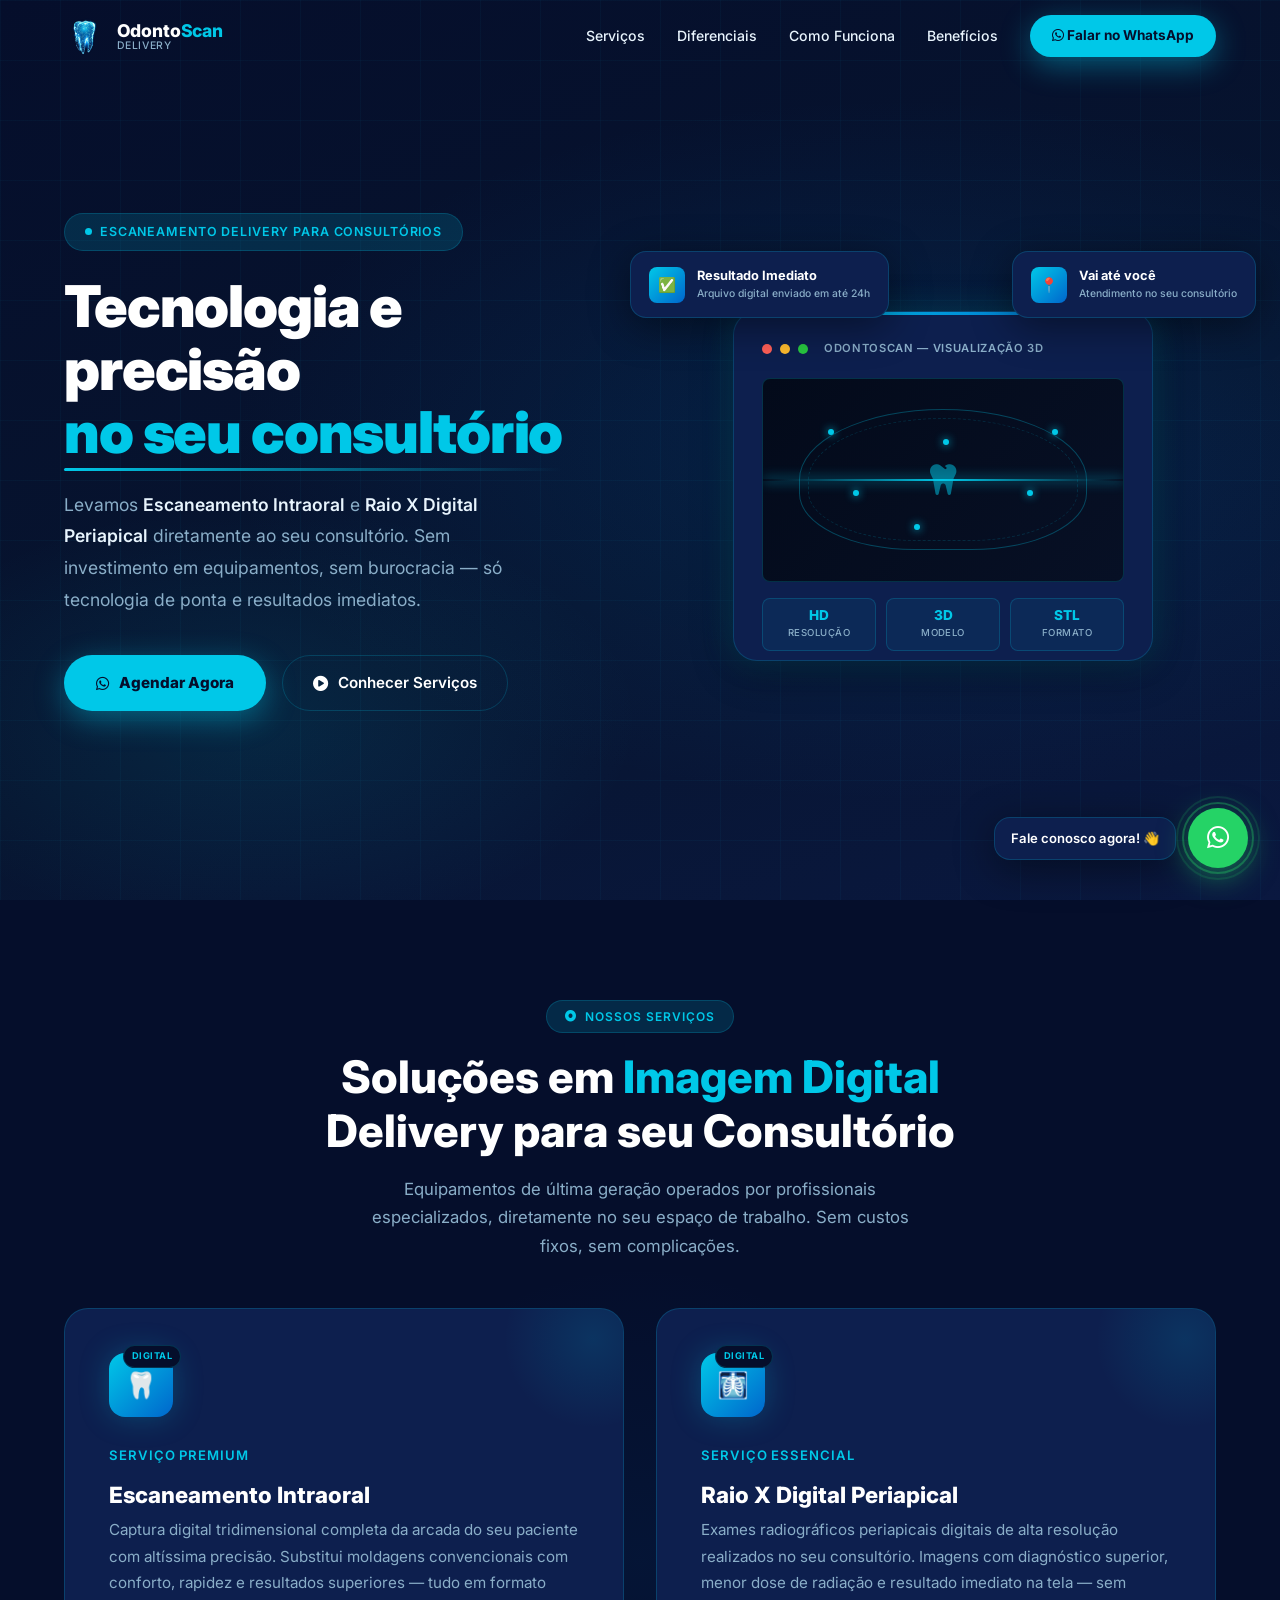
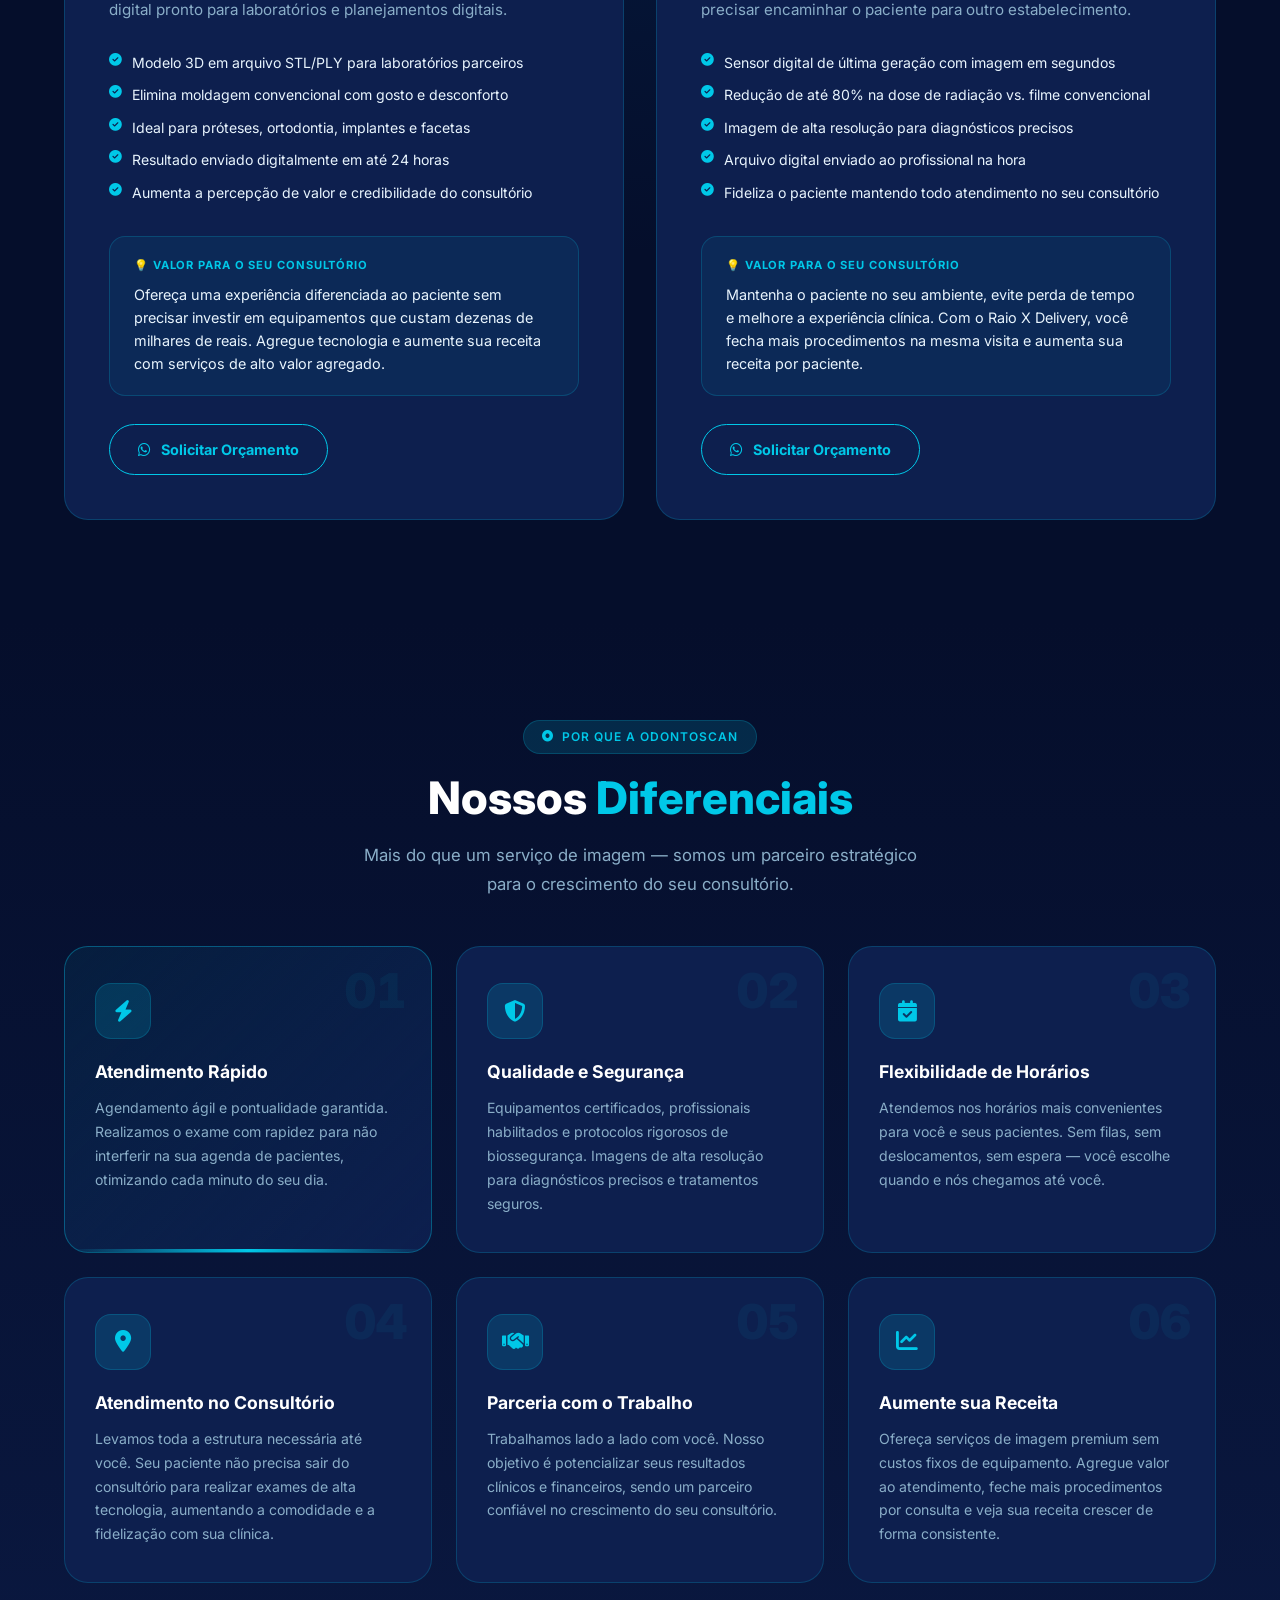
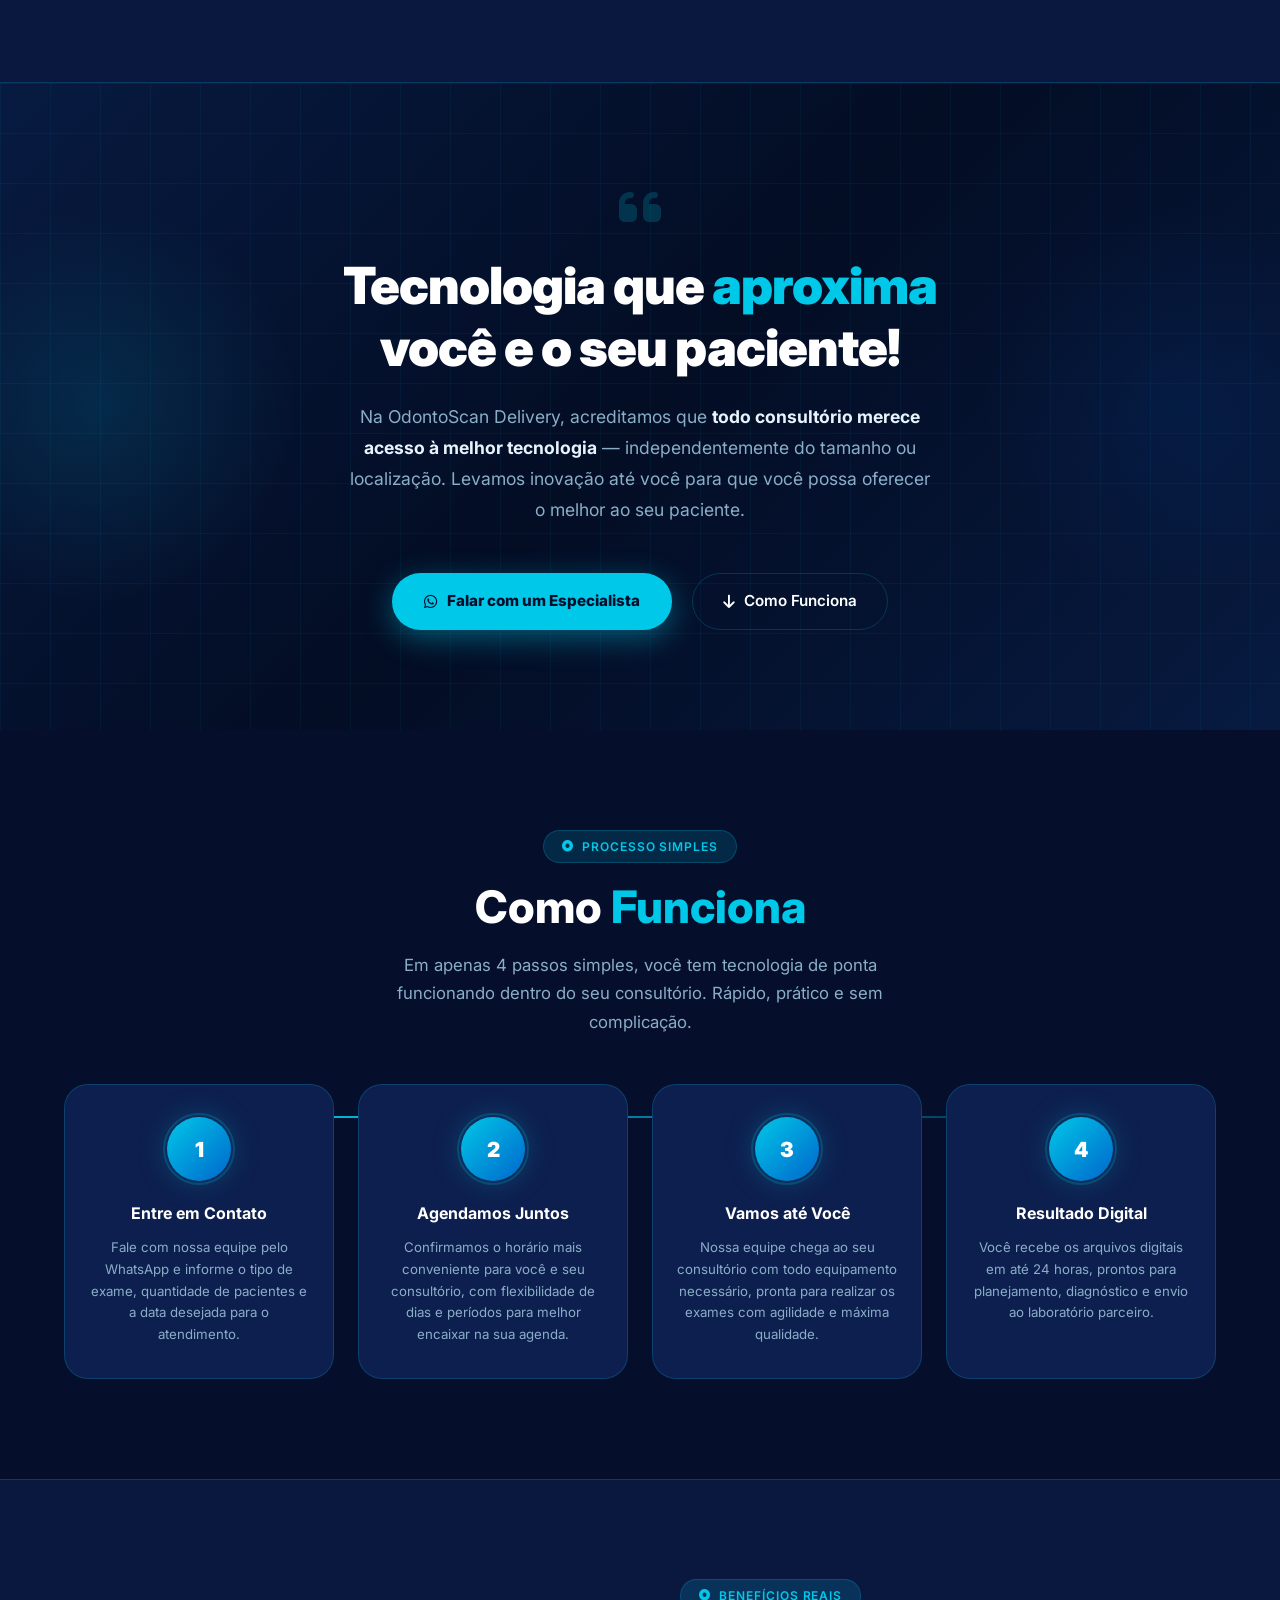
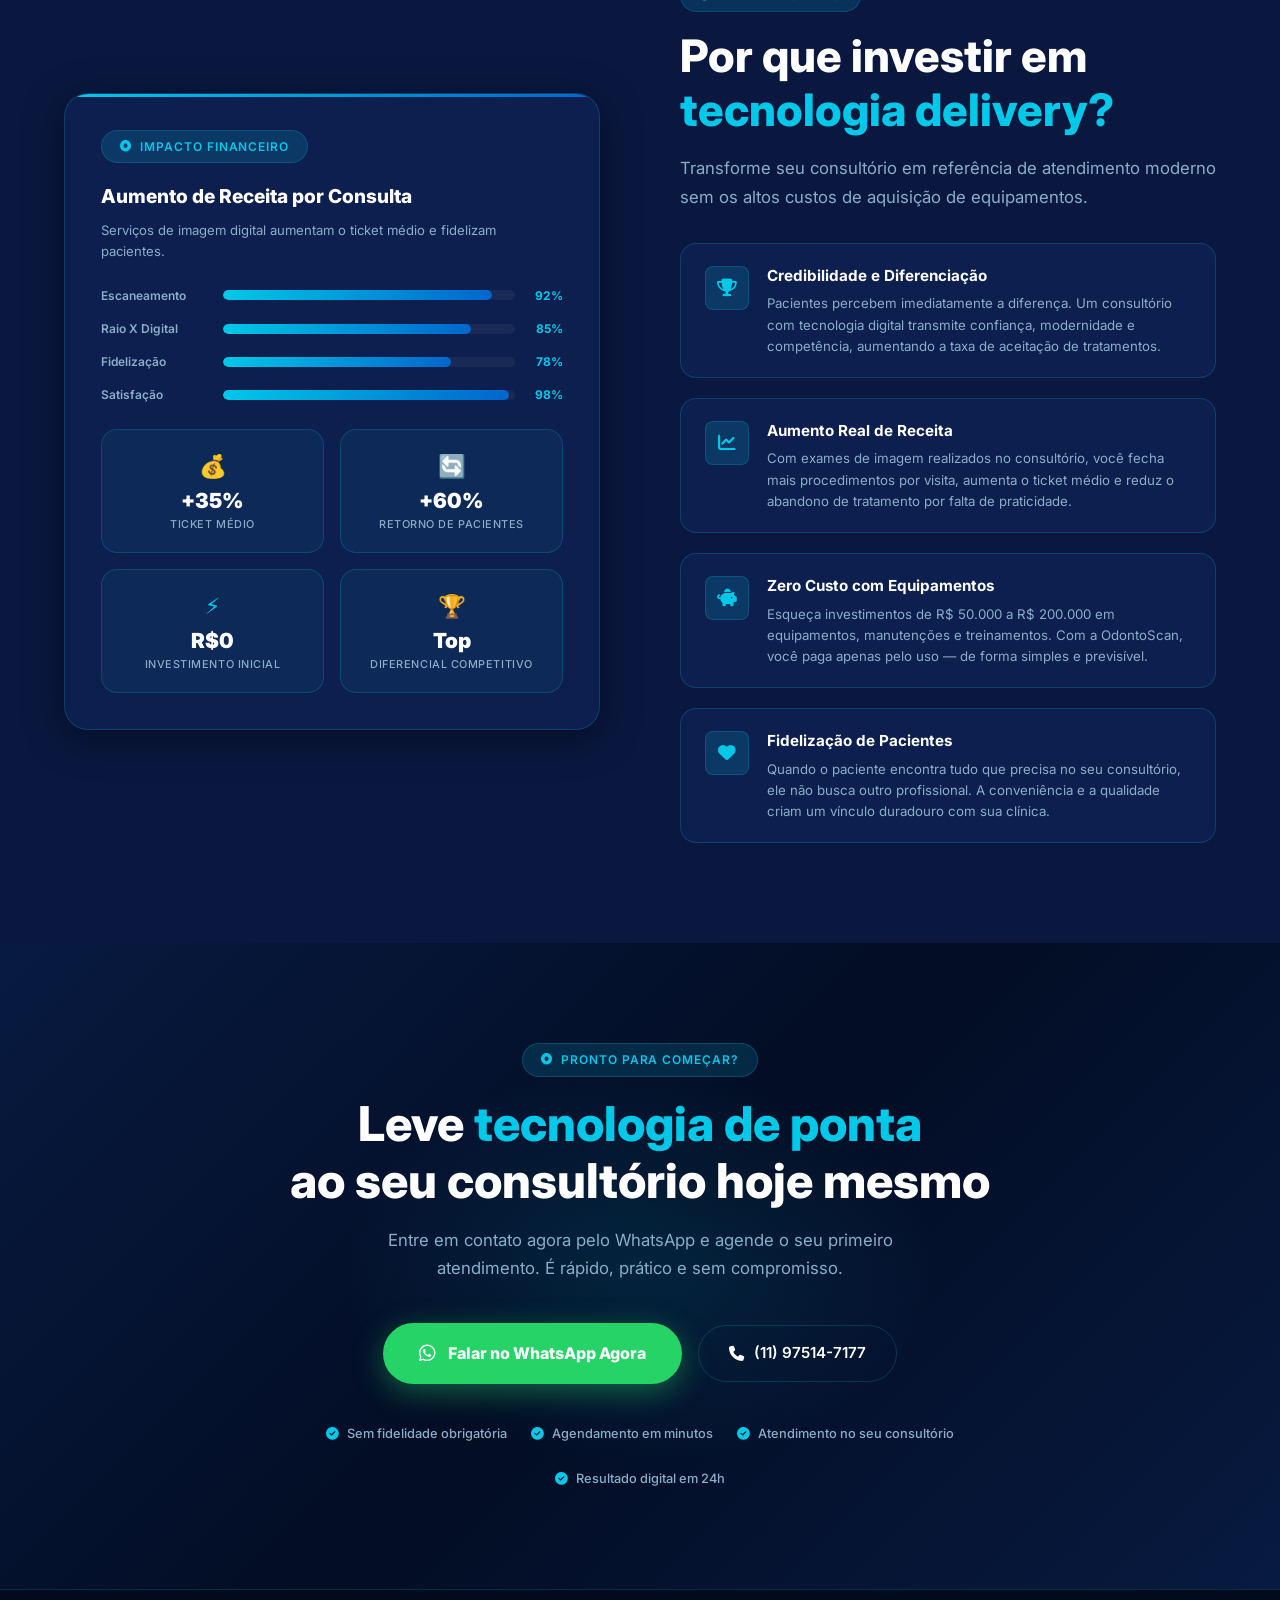
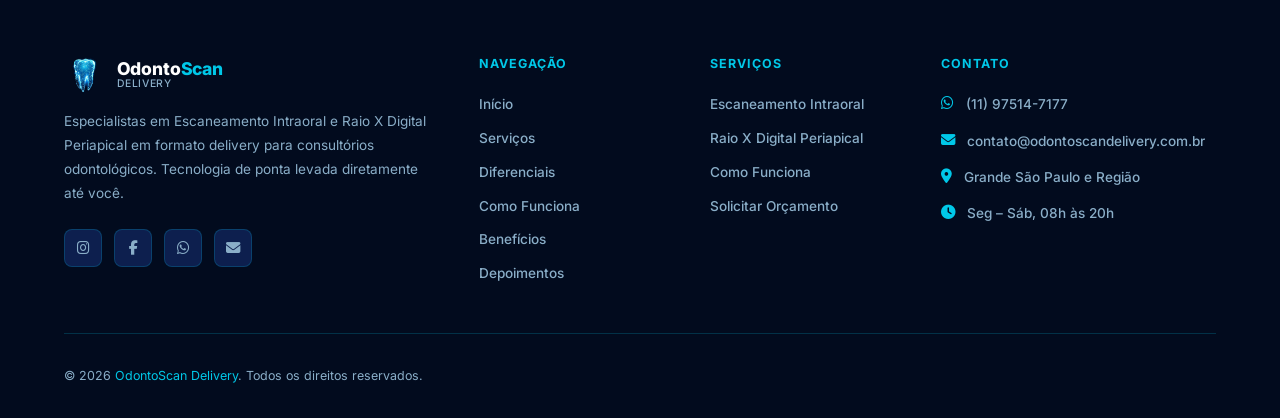
<file: index.html>
<!DOCTYPE html>
<html lang="pt-BR">
<head>
  <meta charset="UTF-8" />
  <meta name="viewport" content="width=device-width, initial-scale=1.0" />
  <title>OdontoScan Delivery | Escaneamento Intraoral & Raio X Digital</title>
  <meta name="description" content="Tecnologia de escaneamento intraoral e raio X digital periapical delivery para consultórios odontológicos. Qualidade, precisão e agilidade no seu consultório." />
  <link rel="preconnect" href="https://fonts.googleapis.com" />
  <link rel="preconnect" href="https://fonts.gstatic.com" crossorigin />
  <link href="https://fonts.googleapis.com/css2?family=Inter:wght@300;400;500;600;700;800;900&display=swap" rel="stylesheet" />
  <link rel="stylesheet" href="https://cdnjs.cloudflare.com/ajax/libs/font-awesome/6.5.0/css/all.min.css" />
  <link rel="stylesheet" href="style.css">
</head>
<body>

  <!-- ============================================= -->
  <!-- HEADER                                        -->
  <!-- ============================================= -->
  <header id="header">
    <div class="container">
      <div class="header-inner">
        <a href="#hero" class="logo">
          <!-- <div class="logo-icon">🦷</div> -->
          <div>
            <img src="Dente.png" alt="OdontoScan Delivery Logo" class="logo-site">
          </div>
          <div class="logo-text">
            <span class="logo-name">Odonto<span>Scan</span></span>
            <span class="logo-sub">Delivery</span>
          </div>
        </a>

        <nav>
          <a href="#services">Serviços</a>
          <a href="#diferenciais">Diferenciais</a>
          <a href="#como-funciona">Como Funciona</a>
          <a href="#valor">Benefícios</a>
          <a href="https://wa.me/5511975147177?text=Olá!%20Gostaria%20de%20saber%20mais%20sobre%20os%20serviços%20da%20OdontoScan%20Delivery."
             target="_blank" class="nav-cta">
            <i class="fab fa-whatsapp"></i> Falar no WhatsApp
          </a>
        </nav>

        <button class="hamburger" id="hamburger" aria-label="Menu">
          <span></span><span></span><span></span>
        </button>
      </div>
    </div>

    <div class="mobile-nav" id="mobile-nav">
      <a href="#services" class="mobile-link">Serviços</a>
      <a href="#diferenciais" class="mobile-link">Diferenciais</a>
      <a href="#como-funciona" class="mobile-link">Como Funciona</a>
      <a href="#valor" class="mobile-link">Benefícios</a>
      <a href="https://wa.me/5511975147177?text=Olá!%20Gostaria%20de%20saber%20mais%20sobre%20os%20serviços%20da%20OdontoScan%20Delivery."
         target="_blank" class="nav-cta mobile-link">
        <i class="fab fa-whatsapp"></i> Falar no WhatsApp
      </a>
    </div>
  </header>

  <!-- ============================================= -->
  <!-- HERO                                          -->
  <!-- ============================================= -->
  <section id="hero">
    <div class="hero-bg"></div>
    <div class="hero-grid-overlay"></div>
    <div class="container">
      <div class="hero-content">
        <div class="hero-text">
          <div class="hero-badge">
            <span class="dot"></span>
            Escaneamento Delivery para Consultórios
          </div>
          <h1 class="hero-h1">
            Tecnologia e precisão<br>
            <span class="highlight">no seu consultório</span>
          </h1>
          <p class="hero-desc">
            Levamos <strong>Escaneamento Intraoral</strong> e <strong>Raio X Digital Periapical</strong>
            diretamente ao seu consultório. Sem investimento em equipamentos,
            sem burocracia — só tecnologia de ponta e resultados imediatos.
          </p>
          <div class="hero-actions">
            <a href="https://wa.me/5511975147177?text=Olá!%20Gostaria%20de%20agendar%20um%20atendimento%20OdontoScan%20Delivery."
               target="_blank" class="btn-primary">
              <i class="fab fa-whatsapp"></i> Agendar Agora
            </a>
            <a href="#services" class="btn-outline">
              <i class="fas fa-play-circle"></i> Conhecer Serviços
            </a>
          </div>
        </div>

        <div class="hero-visual">
          <div class="hero-device">
            <div class="device-header">
              <div class="device-dot"></div>
              <div class="device-dot"></div>
              <div class="device-dot"></div>
              <span class="device-title">OdontoScan — Visualização 3D</span>
            </div>
            <div class="scan-visual">
              <div class="scan-line"></div>
              <div class="scan-arch">
                <i class="fas fa-tooth scan-center-icon"></i>
              </div>
              <div class="scan-points">
                <div class="scan-point"></div>
                <div class="scan-point"></div>
                <div class="scan-point"></div>
                <div class="scan-point"></div>
                <div class="scan-point"></div>
                <div class="scan-point"></div>
              </div>
            </div>
            <div class="device-metrics">
              <div class="metric">
                <div class="metric-val">HD</div>
                <div class="metric-lbl">Resolução</div>
              </div>
              <div class="metric">
                <div class="metric-val">3D</div>
                <div class="metric-lbl">Modelo</div>
              </div>
              <div class="metric">
                <div class="metric-val">STL</div>
                <div class="metric-lbl">Formato</div>
              </div>
            </div>
          </div>

          <div class="hero-float-card card-1">
            <div class="float-icon">✅</div>
            <div class="float-text">
              <span class="float-val">Resultado Imediato</span>
              <span class="float-lbl">Arquivo digital enviado em até 24h</span>
            </div>
          </div>

          <div class="hero-float-card card-2">
            <div class="float-icon">📍</div>
            <div class="float-text">
              <span class="float-val">Vai até você</span>
              <span class="float-lbl">Atendimento no seu consultório</span>
            </div>
          </div>
        </div>
      </div>
    </div>
  </section>

  <!-- ============================================= -->
  <!-- TRUST BAR                                     -->
  <!-- ============================================= -->
  <!-- <section id="trust">
    <div class="container">
      <div class="trust-inner">
        <div class="trust-item">
          <i class="fas fa-shield-halved"></i>
          Tecnologia de Ponta
        </div>
        <div class="trust-divider"></div>
        <div class="trust-item">
          <i class="fas fa-clock"></i>
          Agendamento Flexível
        </div>
        <div class="trust-divider"></div>
        <div class="trust-item">
          <i class="fas fa-map-marker-alt"></i>
          Atendimento no Consultório
        </div>
        <div class="trust-divider"></div>
        <div class="trust-item">
          <i class="fas fa-file-medical"></i>
          Resultado Digital em 24h
        </div>
        <div class="trust-divider"></div>
        <div class="trust-item">
          <i class="fas fa-star"></i>
          +500 Atendimentos Realizados
        </div>
      </div>
    </div>
  </section> -->

  <!-- ============================================= -->
  <!-- SERVICES                                      -->
  <!-- ============================================= -->
  <section id="services">
    <div class="container">
      <div class="services-header fade-up">
        <div class="section-tag"><i class="fas fa-circle-dot"></i> Nossos Serviços</div>
        <h2 class="section-title">Soluções em <span>Imagem Digital</span><br>Delivery para seu Consultório</h2>
        <p class="section-sub">
          Equipamentos de última geração operados por profissionais especializados,
          diretamente no seu espaço de trabalho. Sem custos fixos, sem complicações.
        </p>
      </div>

      <div class="services-grid">

        <!-- Card 1: Escaneamento Intraoral -->
        <div class="service-card fade-up fade-up-delay-1">
          <div class="service-card-glow"></div>
          <div class="service-icon-wrap">
            🦷
            <span class="service-badge">DIGITAL</span>
          </div>
          <div class="service-subtitle">Serviço Premium</div>
          <h3 class="service-title">Escaneamento Intraoral</h3>
          <p class="service-desc">
            Captura digital tridimensional completa da arcada do seu paciente com
            altíssima precisão. Substitui moldagens convencionais com conforto,
            rapidez e resultados superiores — tudo em formato digital pronto para
            laboratórios e planejamentos digitais.
          </p>
          <div class="service-features">
            <div class="service-feature">
              <i class="fas fa-check-circle"></i>
              <span>Modelo 3D em arquivo STL/PLY para laboratórios parceiros</span>
            </div>
            <div class="service-feature">
              <i class="fas fa-check-circle"></i>
              <span>Elimina moldagem convencional com gosto e desconforto</span>
            </div>
            <div class="service-feature">
              <i class="fas fa-check-circle"></i>
              <span>Ideal para próteses, ortodontia, implantes e facetas</span>
            </div>
            <div class="service-feature">
              <i class="fas fa-check-circle"></i>
              <span>Resultado enviado digitalmente em até 24 horas</span>
            </div>
            <div class="service-feature">
              <i class="fas fa-check-circle"></i>
              <span>Aumenta a percepção de valor e credibilidade do consultório</span>
            </div>
          </div>
          <div class="service-value-box">
            <div class="vb-label">💡 Valor para o seu consultório</div>
            <div class="vb-text">
              Ofereça uma experiência diferenciada ao paciente sem precisar investir
              em equipamentos que custam dezenas de milhares de reais. Agregue
              tecnologia e aumente sua receita com serviços de alto valor agregado.
            </div>
          </div>
          <a href="https://wa.me/5511975147177?text=Olá!%20Tenho%20interesse%20no%20Escaneamento%20Intraoral%20Delivery."
             target="_blank" class="service-cta">
            <i class="fab fa-whatsapp"></i> Solicitar Orçamento
          </a>
        </div>

        <!-- Card 2: Raio X Periapical -->
        <div class="service-card fade-up fade-up-delay-2">
          <div class="service-card-glow"></div>
          <div class="service-icon-wrap">
            🩻
            <span class="service-badge">DIGITAL</span>
          </div>
          <div class="service-subtitle">Serviço Essencial</div>
          <h3 class="service-title">Raio X Digital Periapical</h3>
          <p class="service-desc">
            Exames radiográficos periapicais digitais de alta resolução realizados
            no seu consultório. Imagens com diagnóstico superior, menor dose de
            radiação e resultado imediato na tela — sem precisar encaminhar
            o paciente para outro estabelecimento.
          </p>
          <div class="service-features">
            <div class="service-feature">
              <i class="fas fa-check-circle"></i>
              <span>Sensor digital de última geração com imagem em segundos</span>
            </div>
            <div class="service-feature">
              <i class="fas fa-check-circle"></i>
              <span>Redução de até 80% na dose de radiação vs. filme convencional</span>
            </div>
            <div class="service-feature">
              <i class="fas fa-check-circle"></i>
              <span>Imagem de alta resolução para diagnósticos precisos</span>
            </div>
            <div class="service-feature">
              <i class="fas fa-check-circle"></i>
              <span>Arquivo digital enviado ao profissional na hora</span>
            </div>
            <div class="service-feature">
              <i class="fas fa-check-circle"></i>
              <span>Fideliza o paciente mantendo todo atendimento no seu consultório</span>
            </div>
          </div>
          <div class="service-value-box">
            <div class="vb-label">💡 Valor para o seu consultório</div>
            <div class="vb-text">
              Mantenha o paciente no seu ambiente, evite perda de tempo e melhore
              a experiência clínica. Com o Raio X Delivery, você fecha mais
              procedimentos na mesma visita e aumenta sua receita por paciente.
            </div>
          </div>
          <a href="https://wa.me/5511975147177?text=Olá!%20Tenho%20interesse%20no%20Raio%20X%20Digital%20Periapical%20Delivery."
             target="_blank" class="service-cta">
            <i class="fab fa-whatsapp"></i> Solicitar Orçamento
          </a>
        </div>

      </div>
    </div>
  </section>

  <!-- ============================================= -->
  <!-- DIFERENCIAIS                                  -->
  <!-- ============================================= -->
  <section id="diferenciais">
    <div class="container">
      <div class="diff-header fade-up">
        <div class="section-tag"><i class="fas fa-circle-dot"></i> Por que a OdontoScan</div>
        <h2 class="section-title">Nossos <span>Diferenciais</span></h2>
        <p class="section-sub">
          Mais do que um serviço de imagem — somos um parceiro estratégico
          para o crescimento do seu consultório.
        </p>
      </div>

      <div class="diff-grid">

        <div class="diff-card featured fade-up fade-up-delay-1">
          <div class="diff-card-accent"></div>
          <div class="diff-num">01</div>
          <div class="diff-icon-wrap"><i class="fas fa-bolt"></i></div>
          <h3 class="diff-title">Atendimento Rápido</h3>
          <p class="diff-desc">
            Agendamento ágil e pontualidade garantida. Realizamos o exame
            com rapidez para não interferir na sua agenda de pacientes,
            otimizando cada minuto do seu dia.
          </p>
        </div>

        <div class="diff-card fade-up fade-up-delay-2">
          <div class="diff-card-accent"></div>
          <div class="diff-num">02</div>
          <div class="diff-icon-wrap"><i class="fas fa-shield-halved"></i></div>
          <h3 class="diff-title">Qualidade e Segurança</h3>
          <p class="diff-desc">
            Equipamentos certificados, profissionais habilitados e protocolos
            rigorosos de biossegurança. Imagens de alta resolução para
            diagnósticos precisos e tratamentos seguros.
          </p>
        </div>

        <div class="diff-card fade-up fade-up-delay-3">
          <div class="diff-card-accent"></div>
          <div class="diff-num">03</div>
          <div class="diff-icon-wrap"><i class="fas fa-calendar-check"></i></div>
          <h3 class="diff-title">Flexibilidade de Horários</h3>
          <p class="diff-desc">
            Atendemos nos horários mais convenientes para você e seus pacientes.
            Sem filas, sem deslocamentos, sem espera — você escolhe quando
            e nós chegamos até você.
          </p>
        </div>

        <div class="diff-card fade-up fade-up-delay-1">
          <div class="diff-card-accent"></div>
          <div class="diff-num">04</div>
          <div class="diff-icon-wrap"><i class="fas fa-location-dot"></i></div>
          <h3 class="diff-title">Atendimento no Consultório</h3>
          <p class="diff-desc">
 Levamos toda a estrutura necessária até você. Seu paciente não
            precisa sair do consultório para realizar exames de alta tecnologia,
            aumentando a comodidade e a fidelização com sua clínica.
          </p>
        </div>

        <div class="diff-card fade-up fade-up-delay-2">
          <div class="diff-card-accent"></div>
          <div class="diff-num">05</div>
          <div class="diff-icon-wrap"><i class="fas fa-handshake"></i></div>
          <h3 class="diff-title">Parceria com o Trabalho</h3>
          <p class="diff-desc">
            Trabalhamos lado a lado com você. Nosso objetivo é potencializar
            seus resultados clínicos e financeiros, sendo um parceiro confiável
            no crescimento do seu consultório.
          </p>
        </div>

        <div class="diff-card fade-up fade-up-delay-3">
          <div class="diff-card-accent"></div>
          <div class="diff-num">06</div>
          <div class="diff-icon-wrap"><i class="fas fa-chart-line"></i></div>
          <h3 class="diff-title">Aumente sua Receita</h3>
          <p class="diff-desc">
            Ofereça serviços de imagem premium sem custos fixos de equipamento.
            Agregue valor ao atendimento, feche mais procedimentos por consulta
            e veja sua receita crescer de forma consistente.
          </p>
        </div>

      </div>
    </div>
  </section>

  <!-- ============================================= -->
  <!-- INSTITUCIONAL                                 -->
  <!-- ============================================= -->
  <section id="institucional">
    <div class="inst-bg"></div>
    <div class="inst-grid-lines"></div>
    <div class="inst-glow-left"></div>
    <div class="inst-glow-right"></div>
    <div class="container">
      <div class="inst-content fade-up">
        <i class="fas fa-quote-left inst-quote-icon"></i>
        <h2 class="inst-phrase">
          Tecnologia que <span>aproxima</span><br>
          você e o seu paciente!
        </h2>
        <p class="inst-sub">
          Na OdontoScan Delivery, acreditamos que <strong>todo consultório merece
          acesso à melhor tecnologia</strong> — independentemente do tamanho ou
          localização. Levamos inovação até você para que você possa oferecer
          o melhor ao seu paciente.
        </p>
        <div class="inst-cta-group">
          <a href="https://wa.me/5511975147177?text=Olá!%20Quero%20saber%20mais%20sobre%20a%20OdontoScan%20Delivery."
             target="_blank" class="btn-primary">
            <i class="fab fa-whatsapp"></i> Falar com um Especialista
          </a>
          <a href="#como-funciona" class="btn-outline">
            <i class="fas fa-arrow-down"></i> Como Funciona
          </a>
        </div>
        <!-- <div class="inst-metrics">
          <div class="inst-metric">
            <span class="inst-metric-num" data-count="500">0</span>
            <span class="inst-metric-lbl">Atendimentos<br>Realizados</span>
          </div>
          <div class="inst-divider"></div>
          <div class="inst-metric">
            <span class="inst-metric-num" data-count="100">0</span>
            <span class="inst-metric-lbl">Consultórios<br>Atendidos</span>
          </div>
          <div class="inst-divider"></div>
          <div class="inst-metric">
            <span class="inst-metric-num" data-count="24">0</span>
            <span class="inst-metric-lbl">Horas para<br>Resultado Digital</span>
          </div>
          <div class="inst-divider"></div>
          <div class="inst-metric">
            <span class="inst-metric-num" data-count="98">0</span>
            <span class="inst-metric-lbl">% de Satisfação<br>dos Clientes</span>
          </div>
        </div> -->
      </div>
    </div>
  </section>

  <!-- ============================================= -->
  <!-- COMO FUNCIONA                                 -->
  <!-- ============================================= -->
  <section id="como-funciona">
    <div class="container">
      <div class="how-header fade-up">
        <div class="section-tag"><i class="fas fa-circle-dot"></i> Processo Simples</div>
        <h2 class="section-title">Como <span>Funciona</span></h2>
        <p class="section-sub">
          Em apenas 4 passos simples, você tem tecnologia de ponta
          funcionando dentro do seu consultório. Rápido, prático e sem complicação.
        </p>
      </div>

      <div class="how-steps">

        <div class="step-card fade-up fade-up-delay-1">
          <div class="step-num">1</div>
          <h3 class="step-title">Entre em Contato</h3>
          <p class="step-desc">
            Fale com nossa equipe pelo WhatsApp e informe o tipo de exame,
            quantidade de pacientes e a data desejada para o atendimento.
          </p>
        </div>

        <div class="step-card fade-up fade-up-delay-2">
          <div class="step-num">2</div>
          <h3 class="step-title">Agendamos Juntos</h3>
          <p class="step-desc">
            Confirmamos o horário mais conveniente para você e seu consultório,
            com flexibilidade de dias e períodos para melhor encaixar na sua agenda.
          </p>
        </div>

        <div class="step-card fade-up fade-up-delay-3">
          <div class="step-num">3</div>
          <h3 class="step-title">Vamos até Você</h3>
          <p class="step-desc">
            Nossa equipe chega ao seu consultório com todo equipamento necessário,
            pronta para realizar os exames com agilidade e máxima qualidade.
          </p>
        </div>

        <div class="step-card fade-up fade-up-delay-4">
          <div class="step-num">4</div>
          <h3 class="step-title">Resultado Digital</h3>
          <p class="step-desc">
            Você recebe os arquivos digitais em até 24 horas, prontos para
            planejamento, diagnóstico e envio ao laboratório parceiro.
          </p>
        </div>

      </div>
    </div>
  </section>

  <!-- ============================================= -->
  <!-- VALOR / BENEFÍCIOS                            -->
  <!-- ============================================= -->
  <section id="valor">
    <div class="container">
      <div class="valor-inner">
        <div class="valor-visual fade-up">
          <div class="valor-card-main">
            <div class="section-tag"><i class="fas fa-circle-dot"></i> Impacto Financeiro</div>
            <h3 style="font-size:1.2rem; font-weight:800; margin-bottom:8px;">
              Aumento de Receita por Consulta
            </h3>
            <p style="font-size:.82rem; color:var(--clr-muted); margin-bottom:24px;">
              Serviços de imagem digital aumentam o ticket médio e fidelizam pacientes.
            </p>
            <div class="revenue-chart">
              <div class="chart-row">
                <span class="chart-label">Escaneamento</span>
                <div class="chart-bar-wrap">
                  <div class="chart-bar" style="width:92%"></div>
                </div>
                <span class="chart-pct">92%</span>
              </div>
              <div class="chart-row">
                <span class="chart-label">Raio X Digital</span>
                <div class="chart-bar-wrap">
                  <div class="chart-bar" style="width:85%"></div>
                </div>
                <span class="chart-pct">85%</span>
              </div>
              <div class="chart-row">
                <span class="chart-label">Fidelização</span>
                <div class="chart-bar-wrap">
                  <div class="chart-bar" style="width:78%"></div>
                </div>
                <span class="chart-pct">78%</span>
              </div>
              <div class="chart-row">
                <span class="chart-label">Satisfação</span>
                <div class="chart-bar-wrap">
                  <div class="chart-bar" style="width:98%"></div>
                </div>
                <span class="chart-pct">98%</span>
              </div>
            </div>
            <div class="valor-mini-cards">
              <div class="valor-mini">
                <div class="valor-mini-icon">💰</div>
                <div class="valor-mini-val">+35%</div>
                <div class="valor-mini-lbl">Ticket Médio</div>
              </div>
              <div class="valor-mini">
                <div class="valor-mini-icon">🔄</div>
                <div class="valor-mini-val">+60%</div>
                <div class="valor-mini-lbl">Retorno de Pacientes</div>
              </div>
              <div class="valor-mini">
                <div class="valor-mini-icon">⚡</div>
                <div class="valor-mini-val">R$0</div>
                <div class="valor-mini-lbl">Investimento Inicial</div>
              </div>
              <div class="valor-mini">
                <div class="valor-mini-icon">🏆</div>
                <div class="valor-mini-val">Top</div>
                <div class="valor-mini-lbl">Diferencial Competitivo</div>
              </div>
            </div>
          </div>
        </div>

        <div class="fade-up fade-up-delay-2">
          <div class="section-tag"><i class="fas fa-circle-dot"></i> Benefícios Reais</div>
          <h2 class="section-title">Por que investir em<br><span>tecnologia delivery?</span></h2>
          <p class="section-sub" style="margin-bottom:32px;">
            Transforme seu consultório em referência de atendimento moderno
            sem os altos custos de aquisição de equipamentos.
          </p>
          <div class="valor-list">

            <div class="valor-item">
              <div class="valor-item-icon">
                <i class="fas fa-trophy"></i>
              </div>
              <div class="valor-item-body">
                <h4 class="valor-item-title">Credibilidade e Diferenciação</h4>
                <p class="valor-item-desc">
                  Pacientes percebem imediatamente a diferença. Um consultório com
                  tecnologia digital transmite confiança, modernidade e competência,
                  aumentando a taxa de aceitação de tratamentos.
                </p>
              </div>
            </div>

            <div class="valor-item">
              <div class="valor-item-icon">
                <i class="fas fa-chart-line"></i>
              </div>
              <div class="valor-item-body">
                <h4 class="valor-item-title">Aumento Real de Receita</h4>
                <p class="valor-item-desc">
                  Com exames de imagem realizados no consultório, você fecha mais
                  procedimentos por visita, aumenta o ticket médio e reduz o
                  abandono de tratamento por falta de praticidade.
                </p>
              </div>
            </div>

            <div class="valor-item">
              <div class="valor-item-icon">
                <i class="fas fa-piggy-bank"></i>
              </div>
              <div class="valor-item-body">
                <h4 class="valor-item-title">Zero Custo com Equipamentos</h4>
                <p class="valor-item-desc">
                  Esqueça investimentos de R$ 50.000 a R$ 200.000 em equipamentos,
                  manutenções e treinamentos. Com a OdontoScan, você paga apenas
                  pelo uso — de forma simples e previsível.
                </p>
              </div>
            </div>

            <div class="valor-item">
              <div class="valor-item-icon">
                <i class="fas fa-heart"></i>
              </div>
              <div class="valor-item-body">
                <h4 class="valor-item-title">Fidelização de Pacientes</h4>
                <p class="valor-item-desc">
                  Quando o paciente encontra tudo que precisa no seu consultório,
                  ele não busca outro profissional. A conveniência e a qualidade
                  criam um vínculo duradouro com sua clínica.
                </p>
              </div>
            </div>

          </div>
        </div>

      </div>
    </div>
  </section>

  <!-- ============================================= -->
  <!-- DEPOIMENTOS                                   -->
  <!-- ============================================= -->
  <!-- <section id="depoimentos">
    <div class="container">
      <div class="test-header fade-up">
        <div class="section-tag"><i class="fas fa-circle-dot"></i> Depoimentos</div>
        <h2 class="section-title">O que dizem nossos <span>parceiros</span></h2>
        <p class="section-sub">
          Dentistas que já transformaram seus consultórios com a OdontoScan Delivery.
        </p>
      </div>

      <div class="test-grid">

        <div class="test-card fade-up fade-up-delay-1">
          <div class="test-stars">
            <i class="fas fa-star"></i><i class="fas fa-star"></i>
            <i class="fas fa-star"></i><i class="fas fa-star"></i>
            <i class="fas fa-star"></i>
          </div>
          <p class="test-quote">
            "Meus pacientes ficaram impressionados com o escaneamento intraoral
            na primeira sessão. Fechei mais três orçamentos de prótese no mesmo dia.
            A OdontoScan agregou muito ao meu consultório sem eu precisar investir nada."
          </p>
          <div class="test-author">
            <div class="test-avatar" data-initials="DM">DM</div>
            <div class="test-author-info">
              <div class="test-author-name">Dra. Marina Costa</div>
              <div class="test-author-role">Clínica Geral e Prótese — São Paulo, SP</div>
            </div>
          </div>
        </div>

        <div class="test-card fade-up fade-up-delay-2">
          <div class="test-stars">
            <i class="fas fa-star"></i><i class="fas fa-star"></i>
            <i class="fas fa-star"></i><i class="fas fa-star"></i>
            <i class="fas fa-star"></i>
 </div>
          <p class="test-quote">
            "O Raio X Digital Periapical delivery foi um divisor de águas. Antes
            eu perdia pacientes que não queriam ir até a clínica radiológica.
            Agora faço tudo aqui, na hora, e o resultado chega em minutos.
            Serviço impecável e equipe muito profissional."
          </p>
          <div class="test-author">
            <div class="test-avatar" data-initials="RF">RF</div>
            <div class="test-author-info">
              <div class="test-author-name">Dr. Ricardo Fonseca</div>
              <div class="test-author-role">Endodontia e Implantodontia — Guarulhos, SP</div>
            </div>
          </div>
        </div>

        <div class="test-card fade-up fade-up-delay-3">
          <div class="test-stars">
            <i class="fas fa-star"></i><i class="fas fa-star"></i>
            <i class="fas fa-star"></i><i class="fas fa-star"></i>
            <i class="fas fa-star"></i>
          </div>
          <p class="test-quote">
            "Indico para todos os colegas. A flexibilidade de horário é incrível
            — eles se adaptam completamente à minha agenda. A qualidade das
            imagens é excelente e o atendimento é sempre pontual e profissional.
            Parceria que recomendo sem hesitar."
          </p>
          <div class="test-author">
            <div class="test-avatar" data-initials="AS">AS</div>
            <div class="test-author-info">
              <div class="test-author-name">Dra. Ana Souza</div>
              <div class="test-author-role">Ortodontia — Santo André, SP</div>
            </div>
          </div>
        </div>

      </div>
    </div>
  </section> -->

  <!-- ============================================= -->
  <!-- CTA FINAL                                     -->
  <!-- ============================================= -->
  <section id="cta-final">
    <div class="cta-bg"></div>
    <div class="cta-glow"></div>
    <div class="container">
      <div class="cta-inner fade-up">
        <div class="section-tag" style="justify-content:center;">
          <i class="fas fa-circle-dot"></i> Pronto para começar?
        </div>
        <h2 class="section-title">
          Leve <span>tecnologia de ponta</span><br>
          ao seu consultório hoje mesmo
        </h2>
        <p class="section-sub">
          Entre em contato agora pelo WhatsApp e agende o seu primeiro
          atendimento. É rápido, prático e sem compromisso.
        </p>
        <div class="cta-buttons">
          <a href="https://wa.me/5511975147177?text=Olá!%20Quero%20agendar%20um%20atendimento%20OdontoScan%20Delivery%20para%20meu%20consultório."
             target="_blank" class="btn-whatsapp">
            <i class="fab fa-whatsapp"></i>
            Falar no WhatsApp Agora
          </a>
          <a href="tel:+5511975147177" class="btn-outline">
            <i class="fas fa-phone"></i>
            (11) 97514-7177
          </a>
        </div>
        <div class="cta-trust">
          <div class="cta-trust-item">
            <i class="fas fa-check-circle"></i> Sem fidelidade obrigatória
          </div>
          <div class="cta-trust-item">
            <i class="fas fa-check-circle"></i> Agendamento em minutos
          </div>
          <div class="cta-trust-item">
            <i class="fas fa-check-circle"></i> Atendimento no seu consultório
          </div>
          <div class="cta-trust-item">
            <i class="fas fa-check-circle"></i> Resultado digital em 24h
          </div>
        </div>
      </div>
    </div>
  </section>

  <!-- ============================================= -->
  <!-- FOOTER                                        -->
  <!-- ============================================= -->
  <footer id="footer">
    <div class="container">
      <div class="footer-grid">

        <div class="footer-brand">
          <a href="#hero" class="logo footer-brand__logo">
            <!-- <div class="logo-icon">🦷</div> -->
            <div>
              <img src="Dente.png" alt="OdontoScan Delivery Logo" class="logo-site">
            </div>
            <div class="logo-text">
              <span class="logo-name">Odonto<span>Scan</span></span>
              <span class="logo-sub">Delivery</span>
            </div>
          </a>
          <p class="footer-brand-desc">
            Especialistas em Escaneamento Intraoral e Raio X Digital Periapical
            em formato delivery para consultórios odontológicos. Tecnologia de
            ponta levada diretamente até você.
          </p>
          <div class="footer-socials">
            <a href="#" class="social-btn" aria-label="Instagram">
              <i class="fab fa-instagram"></i>
            </a>
            <a href="#" class="social-btn" aria-label="Facebook">
              <i class="fab fa-facebook-f"></i>
            </a>
            <a href="https://wa.me/5511975147177" target="_blank"
               class="social-btn" aria-label="WhatsApp">
              <i class="fab fa-whatsapp"></i>
            </a>
            <a href="mailto:contato@odontoscandelivery.com.br"
               class="social-btn" aria-label="E-mail">
              <i class="fas fa-envelope"></i>
            </a>
          </div>
        </div>

        <div>
          <h4 class="footer-col-title">Navegação</h4>
          <div class="footer-links">
            <a href="#hero">Início</a>
            <a href="#services">Serviços</a>
            <a href="#diferenciais">Diferenciais</a>
            <a href="#como-funciona">Como Funciona</a>
            <a href="#valor">Benefícios</a>
            <a href="#depoimentos">Depoimentos</a>
          </div>
        </div>

        <div>
          <h4 class="footer-col-title">Serviços</h4>
          <div class="footer-links">
            <a href="#services">Escaneamento Intraoral</a>
            <a href="#services">Raio X Digital Periapical</a>
            <a href="#como-funciona">Como Funciona</a>
            <a href="#cta-final">Solicitar Orçamento</a>
          </div>
        </div>

        <div>
          <h4 class="footer-col-title">Contato</h4>
          <div class="footer-contact-list">
            <div class="footer-contact-item">
              <i class="fab fa-whatsapp"></i>
              <a href="https://wa.me/5511975147177" target="_blank">
                (11) 97514-7177
              </a>
            </div>
            <div class="footer-contact-item">
              <i class="fas fa-envelope"></i>
              <a href="mailto:contato@odontoscandelivery.com.br">
                contato@odontoscandelivery.com.br
              </a>
            </div>
            <div class="footer-contact-item">
              <i class="fas fa-map-marker-alt"></i>
              <span>Grande São Paulo e Região</span>
            </div>
            <div class="footer-contact-item">
              <i class="fas fa-clock"></i>
              <span>Seg – Sáb, 08h às 20h</span>
            </div>
          </div>
        </div>

      </div>

      <div class="footer-bottom">
        <p class="footer-copy">
          © 2026 <span>OdontoScan Delivery</span>. Todos os direitos reservados.
        </p>
        <!-- <div class="footer-bottom-links">
          <a href="#">Política de Privacidade</a>
          <a href="#">Termos de Uso</a>
        </div> -->
      </div>
    </div>
  </footer>

  <!-- ============================================= -->
  <!-- WHATSAPP FLOAT                                -->
  <!-- ============================================= -->
  <div class="whatsapp-float" id="whatsapp-float">
    <div class="whatsapp-tooltip" id="wa-tooltip">
      Fale conosco agora! 👋
    </div>
    <a href="https://wa.me/5511975147177?text=Olá!%20Gostaria%20de%20saber%20mais%20sobre%20a%20OdontoScan%20Delivery."
       target="_blank" class="whatsapp-btn" aria-label="WhatsApp">
      <i class="fab fa-whatsapp"></i>
    </a>
  </div>

  <!-- ============================================= -->
  <!-- SCROLL TO TOP                                 -->
  <!-- ============================================= -->
  <a href="#hero" class="scroll-top" id="scroll-top" aria-label="Voltar ao topo">
    <i class="fas fa-chevron-up"></i>
  </a>

<script src="script.js"></script>
</body>
</html>
</file>
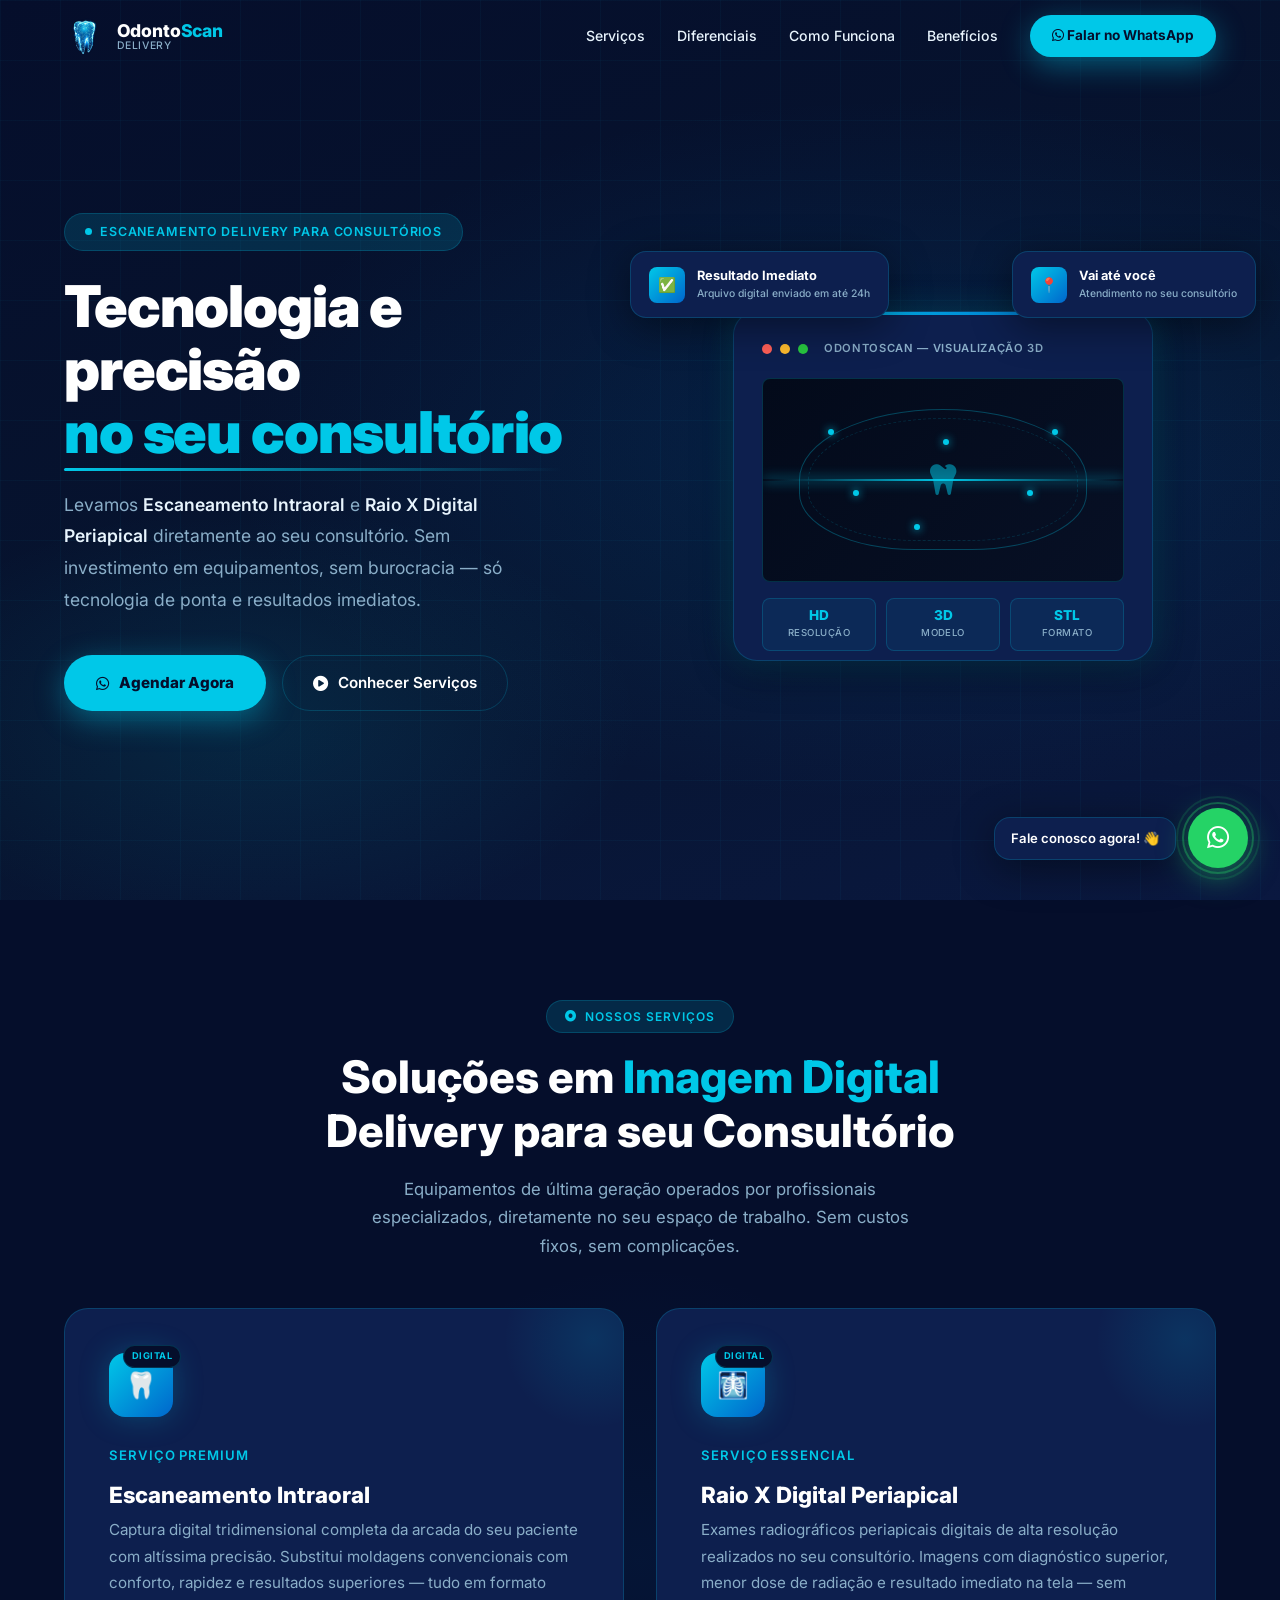
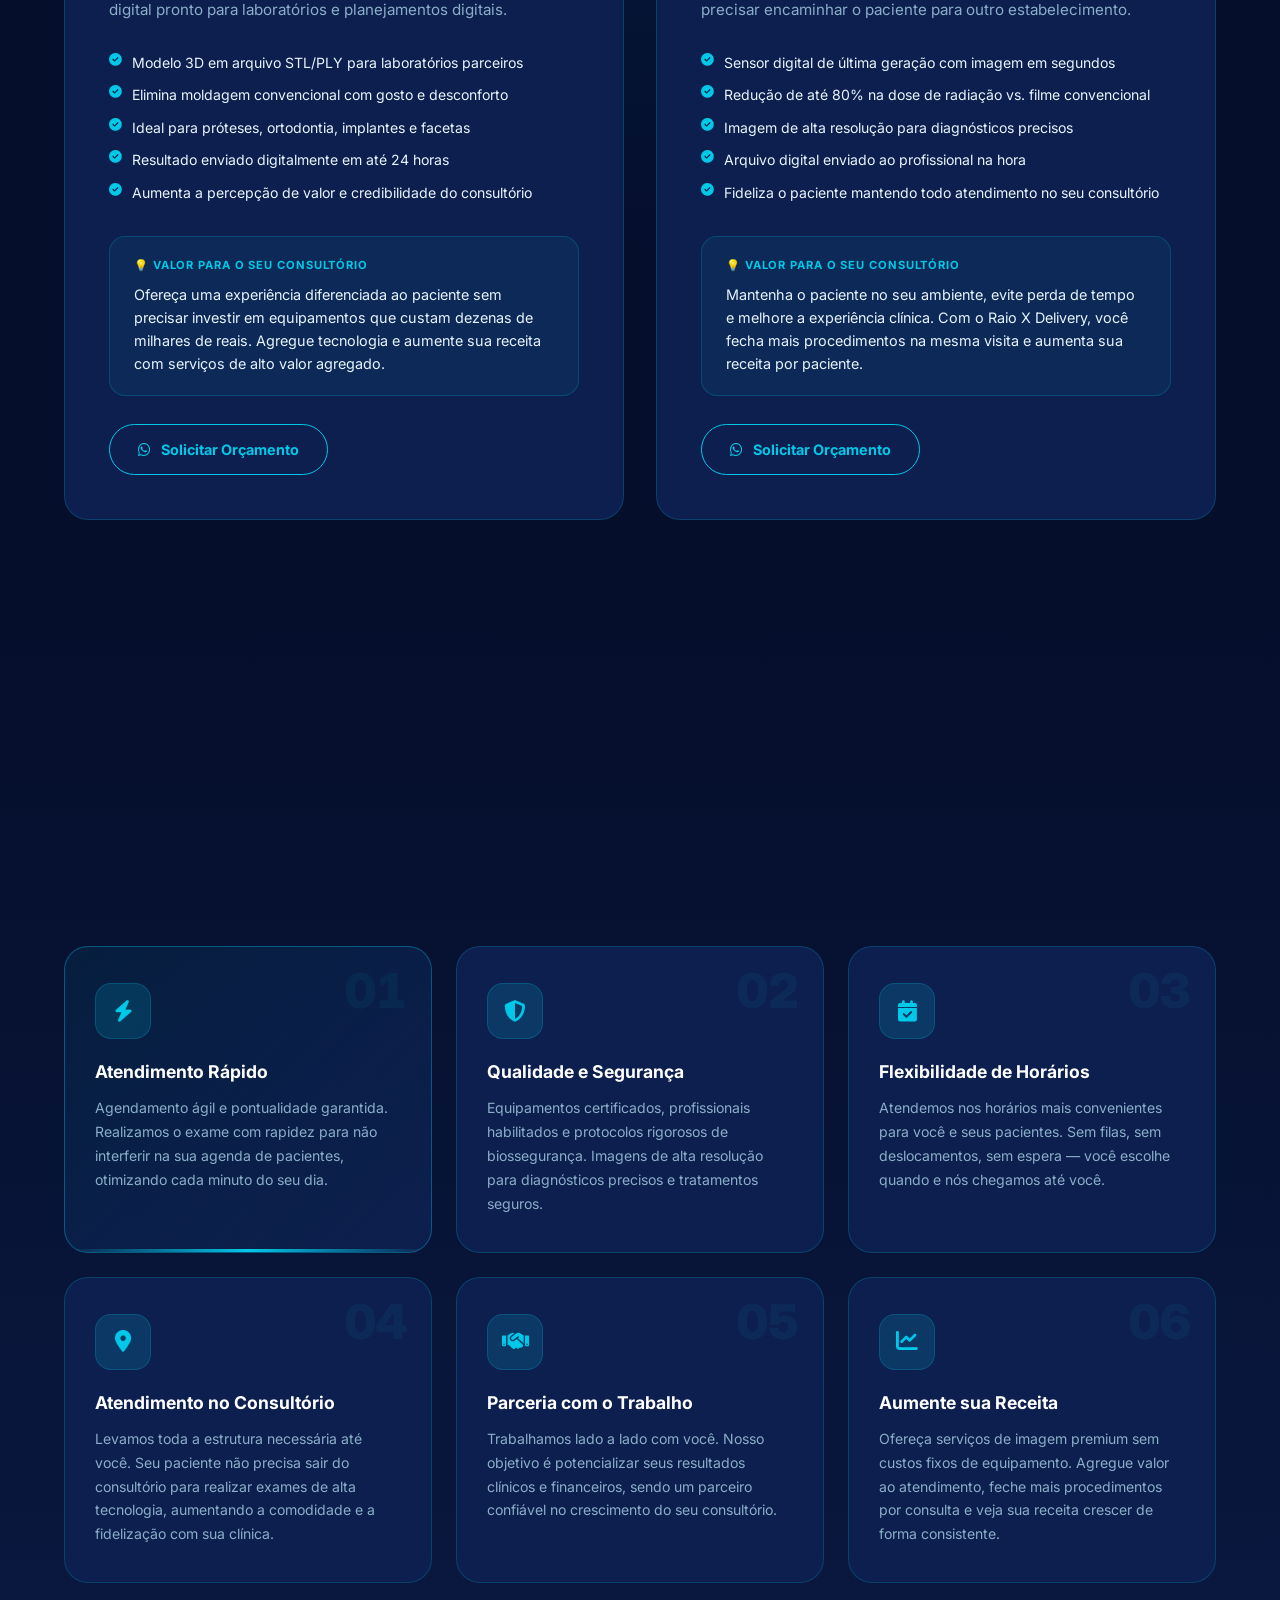
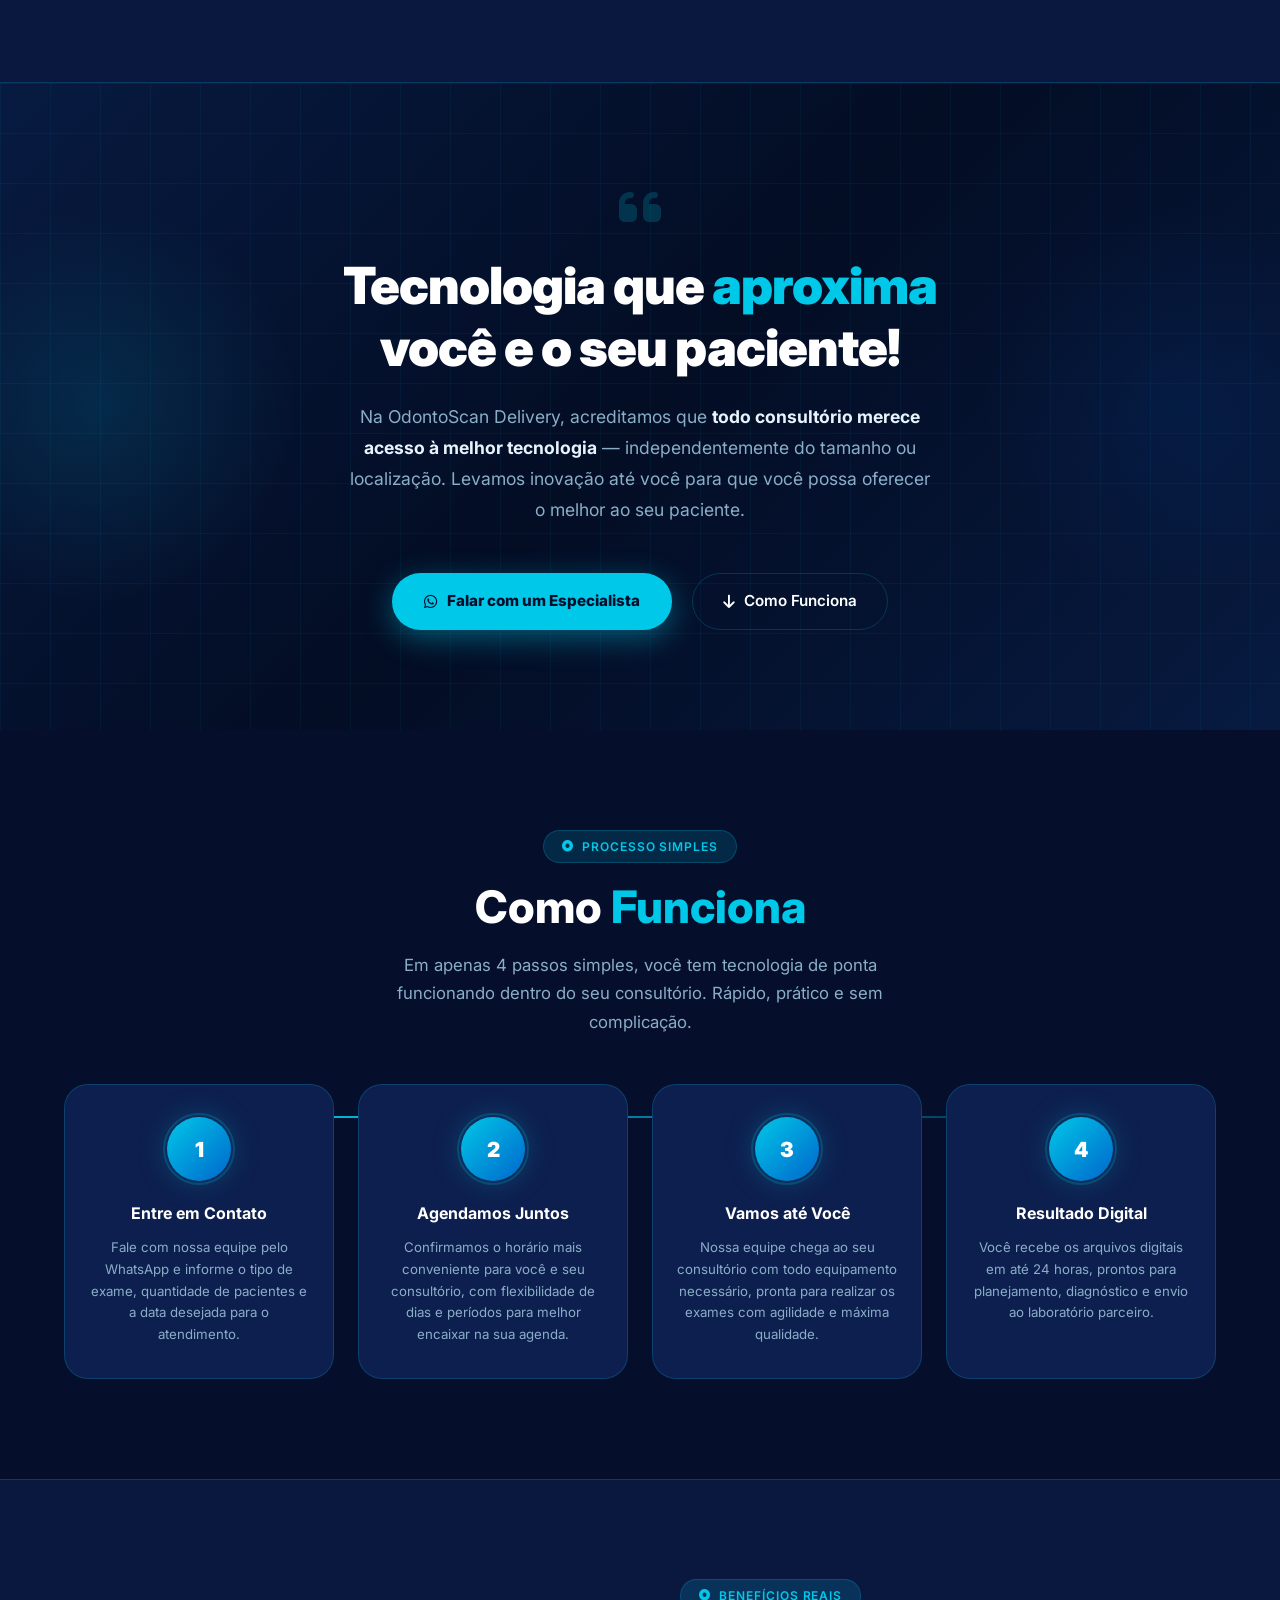
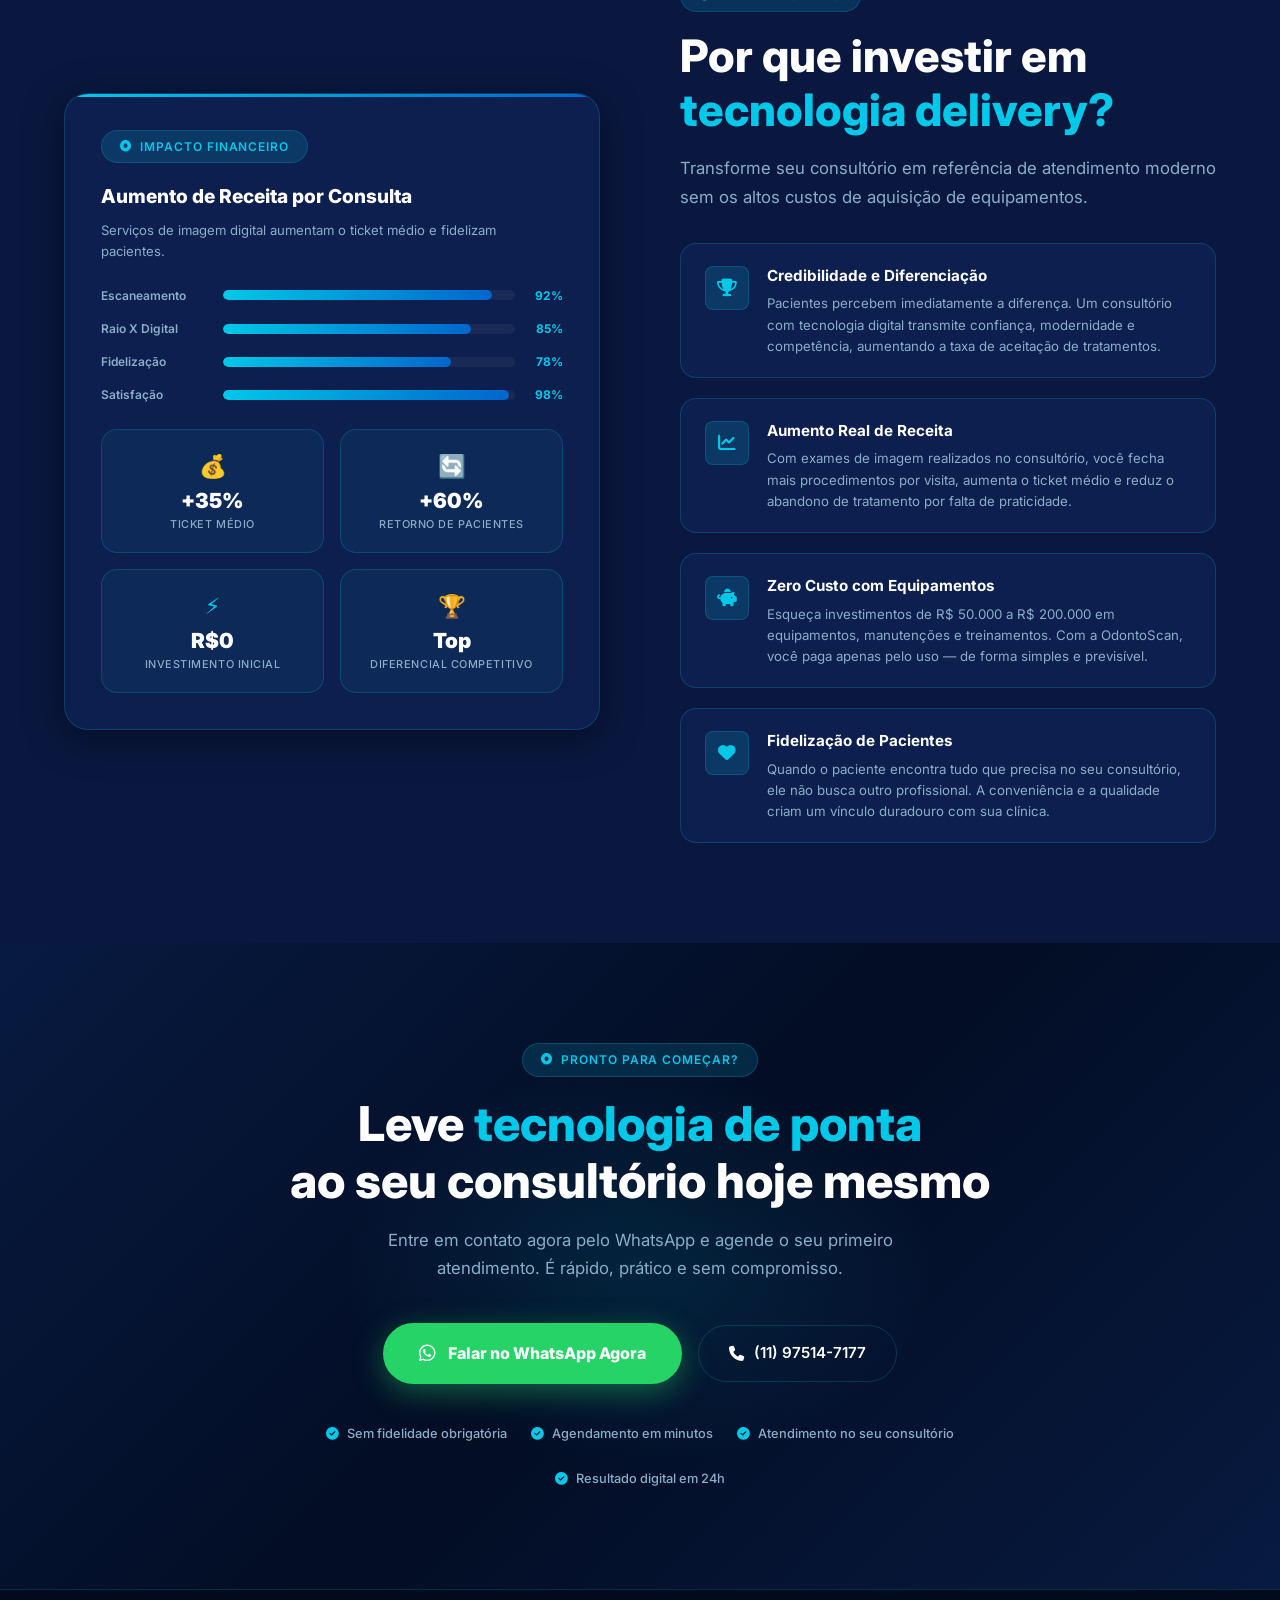
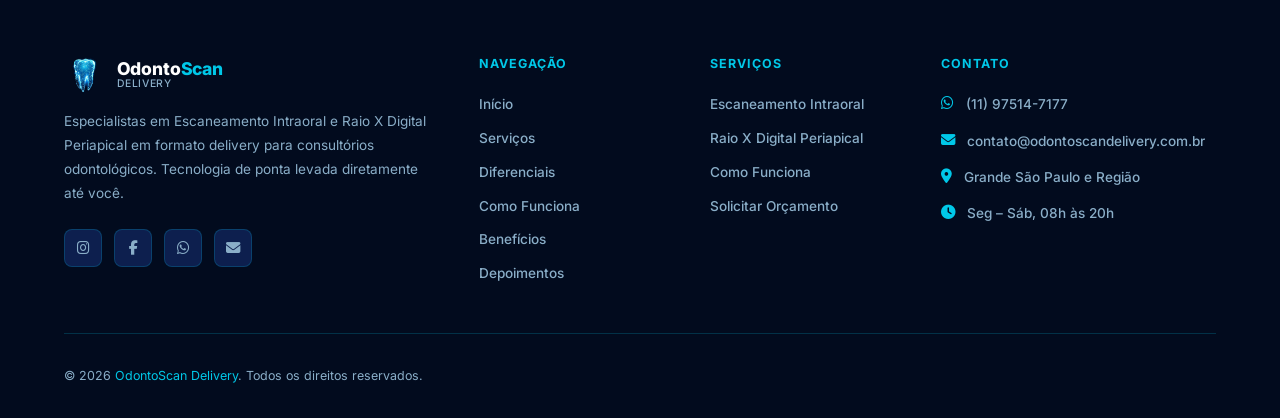
<file: buble.html>
<!DOCTYPE html>
<html lang="pt-BR">
<head>
  <meta charset="UTF-8" />
  <meta name="viewport" content="width=device-width, initial-scale=1.0" />
  <title>OdontoScan Delivery | Escaneamento Intraoral & Raio X Digital</title>
  <meta name="description" content="Tecnologia de escaneamento intraoral e raio X digital periapical delivery para consultórios odontológicos. Qualidade, precisão e agilidade no seu consultório." />
  <link rel="preconnect" href="https://fonts.googleapis.com" />
  <link rel="preconnect" href="https://fonts.gstatic.com" crossorigin />
  <link href="https://fonts.googleapis.com/css2?family=Inter:wght@300;400;500;600;700;800;900&display=swap" rel="stylesheet" />
  <link rel="stylesheet" href="https://cdnjs.cloudflare.com/ajax/libs/font-awesome/6.5.0/css/all.min.css" />
  <link rel="stylesheet" href="style.css">
</head>
<body>

  <!-- ============================================= -->
  <!-- HEADER                                        -->
  <!-- ============================================= -->
  <header id="header">
    <div class="container">
      <div class="header-inner">
        <a href="#hero" class="logo">
          <!-- <div class="logo-icon">🦷</div> -->
          <div>
            <img src="Dente.png" alt="OdontoScan Delivery Logo" class="logo-site">
          </div>
          <div class="logo-text">
            <span class="logo-name">Odonto<span>Scan</span></span>
            <span class="logo-sub">Delivery</span>
          </div>
        </a>

        <nav>
          <a href="#services">Serviços</a>
          <a href="#diferenciais">Diferenciais</a>
          <a href="#como-funciona">Como Funciona</a>
          <a href="#valor">Benefícios</a>
          <a href="https://wa.me/5511975147177?text=Olá!%20Gostaria%20de%20saber%20mais%20sobre%20os%20serviços%20da%20OdontoScan%20Delivery."
             target="_blank" class="nav-cta">
            <i class="fab fa-whatsapp"></i> Falar no WhatsApp
          </a>
        </nav>

        <button class="hamburger" id="hamburger" aria-label="Menu">
          <span></span><span></span><span></span>
        </button>
      </div>
    </div>

    <div class="mobile-nav" id="mobile-nav">
      <a href="#services" class="mobile-link">Serviços</a>
      <a href="#diferenciais" class="mobile-link">Diferenciais</a>
      <a href="#como-funciona" class="mobile-link">Como Funciona</a>
      <a href="#valor" class="mobile-link">Benefícios</a>
      <a href="https://wa.me/5511975147177?text=Olá!%20Gostaria%20de%20saber%20mais%20sobre%20os%20serviços%20da%20OdontoScan%20Delivery."
         target="_blank" class="nav-cta mobile-link">
        <i class="fab fa-whatsapp"></i> Falar no WhatsApp
      </a>
    </div>
  </header>

  <!-- ============================================= -->
  <!-- HERO                                          -->
  <!-- ============================================= -->
  <section id="hero">
    <div class="hero-bg"></div>
    <div class="hero-grid-overlay"></div>
    <div class="container">
      <div class="hero-content">
        <div class="hero-text">
          <div class="hero-badge">
            <span class="dot"></span>
            Escaneamento Delivery para Consultórios
          </div>
          <h1 class="hero-h1">
            Tecnologia e precisão<br>
            <span class="highlight">no seu consultório</span>
          </h1>
          <p class="hero-desc">
            Levamos <strong>Escaneamento Intraoral</strong> e <strong>Raio X Digital Periapical</strong>
            diretamente ao seu consultório. Sem investimento em equipamentos,
            sem burocracia — só tecnologia de ponta e resultados imediatos.
          </p>
          <div class="hero-actions">
            <a href="https://wa.me/5511975147177?text=Olá!%20Gostaria%20de%20agendar%20um%20atendimento%20OdontoScan%20Delivery."
               target="_blank" class="btn-primary">
              <i class="fab fa-whatsapp"></i> Agendar Agora
            </a>
            <a href="#services" class="btn-outline">
              <i class="fas fa-play-circle"></i> Conhecer Serviços
            </a>
          </div>
          <!-- <div class="hero-stats">
            <div class="stat">
              <span class="stat-num">+500</span>
              <span class="stat-label">Atendimentos realizados</span>
            </div>
            <div class="stat">
              <span class="stat-num">24h</span>
              <span class="stat-label">Resultado digital</span>
            </div>
            <div class="stat">
              <span class="stat-num">100%</span>
              <span class="stat-label">Satisfação garantida</span>
            </div>
          </div> -->
        </div>

        <div class="hero-visual">
          <div class="hero-device">
            <div class="device-header">
              <div class="device-dot"></div>
              <div class="device-dot"></div>
              <div class="device-dot"></div>
              <span class="device-title">OdontoScan — Visualização 3D</span>
            </div>
            <div class="scan-visual">
              <div class="scan-line"></div>
              <div class="scan-arch">
                <i class="fas fa-tooth scan-center-icon"></i>
              </div>
              <div class="scan-points">
                <div class="scan-point"></div>
                <div class="scan-point"></div>
                <div class="scan-point"></div>
                <div class="scan-point"></div>
                <div class="scan-point"></div>
                <div class="scan-point"></div>
              </div>
            </div>
            <div class="device-metrics">
              <div class="metric">
                <div class="metric-val">HD</div>
                <div class="metric-lbl">Resolução</div>
              </div>
              <div class="metric">
                <div class="metric-val">3D</div>
                <div class="metric-lbl">Modelo</div>
              </div>
              <div class="metric">
                <div class="metric-val">STL</div>
                <div class="metric-lbl">Formato</div>
              </div>
            </div>
          </div>

          <div class="hero-float-card card-1">
            <div class="float-icon">✅</div>
            <div class="float-text">
              <span class="float-val">Resultado Imediato</span>
              <span class="float-lbl">Arquivo digital enviado em até 24h</span>
            </div>
          </div>

          <div class="hero-float-card card-2">
            <div class="float-icon">📍</div>
            <div class="float-text">
              <span class="float-val">Vai até você</span>
              <span class="float-lbl">Atendimento no seu consultório</span>
            </div>
          </div>
        </div>
      </div>
    </div>
  </section>

  <!-- ============================================= -->
  <!-- TRUST BAR                                     -->
  <!-- ============================================= -->
  <!-- <section id="trust">
    <div class="container">
      <div class="trust-inner">
        <div class="trust-item">
          <i class="fas fa-shield-halved"></i>
          Tecnologia de Ponta
        </div>
        <div class="trust-divider"></div>
        <div class="trust-item">
          <i class="fas fa-clock"></i>
          Agendamento Flexível
        </div>
        <div class="trust-divider"></div>
        <div class="trust-item">
          <i class="fas fa-map-marker-alt"></i>
          Atendimento no Consultório
        </div>
        <div class="trust-divider"></div>
        <div class="trust-item">
          <i class="fas fa-file-medical"></i>
          Resultado Digital em 24h
        </div>
        <div class="trust-divider"></div>
        <div class="trust-item">
          <i class="fas fa-star"></i>
          +500 Atendimentos Realizados
        </div>
      </div>
    </div>
  </section> -->

  <!-- ============================================= -->
  <!-- SERVICES                                      -->
  <!-- ============================================= -->
  <section id="services">
    <div class="container">
      <div class="services-header fade-up">
        <div class="section-tag"><i class="fas fa-circle-dot"></i> Nossos Serviços</div>
        <h2 class="section-title">Soluções em <span>Imagem Digital</span><br>Delivery para seu Consultório</h2>
        <p class="section-sub">
          Equipamentos de última geração operados por profissionais especializados,
          diretamente no seu espaço de trabalho. Sem custos fixos, sem complicações.
        </p>
      </div>

      <div class="services-grid">

        <!-- Card 1: Escaneamento Intraoral -->
        <div class="service-card fade-up fade-up-delay-1">
          <div class="service-card-glow"></div>
          <div class="service-icon-wrap">
            🦷
            <span class="service-badge">DIGITAL</span>
          </div>
          <div class="service-subtitle">Serviço Premium</div>
          <h3 class="service-title">Escaneamento Intraoral</h3>
          <p class="service-desc">
            Captura digital tridimensional completa da arcada do seu paciente com
            altíssima precisão. Substitui moldagens convencionais com conforto,
            rapidez e resultados superiores — tudo em formato digital pronto para
            laboratórios e planejamentos digitais.
          </p>
          <div class="service-features">
            <div class="service-feature">
              <i class="fas fa-check-circle"></i>
              <span>Modelo 3D em arquivo STL/PLY para laboratórios parceiros</span>
            </div>
            <div class="service-feature">
              <i class="fas fa-check-circle"></i>
              <span>Elimina moldagem convencional com gosto e desconforto</span>
            </div>
            <div class="service-feature">
              <i class="fas fa-check-circle"></i>
              <span>Ideal para próteses, ortodontia, implantes e facetas</span>
            </div>
            <div class="service-feature">
              <i class="fas fa-check-circle"></i>
              <span>Resultado enviado digitalmente em até 24 horas</span>
            </div>
            <div class="service-feature">
              <i class="fas fa-check-circle"></i>
              <span>Aumenta a percepção de valor e credibilidade do consultório</span>
            </div>
          </div>
          <div class="service-value-box">
            <div class="vb-label">💡 Valor para o seu consultório</div>
            <div class="vb-text">
              Ofereça uma experiência diferenciada ao paciente sem precisar investir
              em equipamentos que custam dezenas de milhares de reais. Agregue
              tecnologia e aumente sua receita com serviços de alto valor agregado.
            </div>
          </div>
          <a href="https://wa.me/5511975147177?text=Olá!%20Tenho%20interesse%20no%20Escaneamento%20Intraoral%20Delivery."
             target="_blank" class="service-cta">
            <i class="fab fa-whatsapp"></i> Solicitar Orçamento
          </a>
        </div>

        <!-- Card 2: Raio X Periapical -->
        <div class="service-card fade-up fade-up-delay-2">
          <div class="service-card-glow"></div>
          <div class="service-icon-wrap">
            🩻
            <span class="service-badge">DIGITAL</span>
          </div>
          <div class="service-subtitle">Serviço Essencial</div>
          <h3 class="service-title">Raio X Digital Periapical</h3>
          <p class="service-desc">
            Exames radiográficos periapicais digitais de alta resolução realizados
            no seu consultório. Imagens com diagnóstico superior, menor dose de
            radiação e resultado imediato na tela — sem precisar encaminhar
            o paciente para outro estabelecimento.
          </p>
          <div class="service-features">
            <div class="service-feature">
              <i class="fas fa-check-circle"></i>
              <span>Sensor digital de última geração com imagem em segundos</span>
            </div>
            <div class="service-feature">
              <i class="fas fa-check-circle"></i>
              <span>Redução de até 80% na dose de radiação vs. filme convencional</span>
            </div>
            <div class="service-feature">
              <i class="fas fa-check-circle"></i>
              <span>Imagem de alta resolução para diagnósticos precisos</span>
            </div>
            <div class="service-feature">
              <i class="fas fa-check-circle"></i>
              <span>Arquivo digital enviado ao profissional na hora</span>
            </div>
            <div class="service-feature">
              <i class="fas fa-check-circle"></i>
              <span>Fideliza o paciente mantendo todo atendimento no seu consultório</span>
            </div>
          </div>
          <div class="service-value-box">
            <div class="vb-label">💡 Valor para o seu consultório</div>
            <div class="vb-text">
              Mantenha o paciente no seu ambiente, evite perda de tempo e melhore
              a experiência clínica. Com o Raio X Delivery, você fecha mais
              procedimentos na mesma visita e aumenta sua receita por paciente.
            </div>
          </div>
          <a href="https://wa.me/5511975147177?text=Olá!%20Tenho%20interesse%20no%20Raio%20X%20Digital%20Periapical%20Delivery."
             target="_blank" class="service-cta">
            <i class="fab fa-whatsapp"></i> Solicitar Orçamento
          </a>
        </div>

      </div>
    </div>
  </section>

  <!-- ============================================= -->
  <!-- DIFERENCIAIS                                  -->
  <!-- ============================================= -->
  <section id="diferenciais">
    <div class="container">
      <div class="diff-header fade-up">
        <div class="section-tag"><i class="fas fa-circle-dot"></i> Por que a OdontoScan</div>
        <h2 class="section-title">Nossos <span>Diferenciais</span></h2>
        <p class="section-sub">
          Mais do que um serviço de imagem — somos um parceiro estratégico
          para o crescimento do seu consultório.
        </p>
      </div>

      <div class="diff-grid">

        <div class="diff-card featured fade-up fade-up-delay-1">
          <div class="diff-card-accent"></div>
          <div class="diff-num">01</div>
          <div class="diff-icon-wrap"><i class="fas fa-bolt"></i></div>
          <h3 class="diff-title">Atendimento Rápido</h3>
          <p class="diff-desc">
            Agendamento ágil e pontualidade garantida. Realizamos o exame
            com rapidez para não interferir na sua agenda de pacientes,
            otimizando cada minuto do seu dia.
          </p>
        </div>

        <div class="diff-card fade-up fade-up-delay-2">
          <div class="diff-card-accent"></div>
          <div class="diff-num">02</div>
          <div class="diff-icon-wrap"><i class="fas fa-shield-halved"></i></div>
          <h3 class="diff-title">Qualidade e Segurança</h3>
          <p class="diff-desc">
            Equipamentos certificados, profissionais habilitados e protocolos
            rigorosos de biossegurança. Imagens de alta resolução para
            diagnósticos precisos e tratamentos seguros.
          </p>
        </div>

        <div class="diff-card fade-up fade-up-delay-3">
          <div class="diff-card-accent"></div>
          <div class="diff-num">03</div>
          <div class="diff-icon-wrap"><i class="fas fa-calendar-check"></i></div>
          <h3 class="diff-title">Flexibilidade de Horários</h3>
          <p class="diff-desc">
            Atendemos nos horários mais convenientes para você e seus pacientes.
            Sem filas, sem deslocamentos, sem espera — você escolhe quando
            e nós chegamos até você.
          </p>
        </div>

        <div class="diff-card fade-up fade-up-delay-1">
          <div class="diff-card-accent"></div>
          <div class="diff-num">04</div>
          <div class="diff-icon-wrap"><i class="fas fa-location-dot"></i></div>
          <h3 class="diff-title">Atendimento no Consultório</h3>
          <p class="diff-desc">
 Levamos toda a estrutura necessária até você. Seu paciente não
            precisa sair do consultório para realizar exames de alta tecnologia,
            aumentando a comodidade e a fidelização com sua clínica.
          </p>
        </div>

        <div class="diff-card fade-up fade-up-delay-2">
          <div class="diff-card-accent"></div>
          <div class="diff-num">05</div>
          <div class="diff-icon-wrap"><i class="fas fa-handshake"></i></div>
          <h3 class="diff-title">Parceria com o Trabalho</h3>
          <p class="diff-desc">
            Trabalhamos lado a lado com você. Nosso objetivo é potencializar
            seus resultados clínicos e financeiros, sendo um parceiro confiável
            no crescimento do seu consultório.
          </p>
        </div>

        <div class="diff-card fade-up fade-up-delay-3">
          <div class="diff-card-accent"></div>
          <div class="diff-num">06</div>
          <div class="diff-icon-wrap"><i class="fas fa-chart-line"></i></div>
          <h3 class="diff-title">Aumente sua Receita</h3>
          <p class="diff-desc">
            Ofereça serviços de imagem premium sem custos fixos de equipamento.
            Agregue valor ao atendimento, feche mais procedimentos por consulta
            e veja sua receita crescer de forma consistente.
          </p>
        </div>

      </div>
    </div>
  </section>

  <!-- ============================================= -->
  <!-- INSTITUCIONAL                                 -->
  <!-- ============================================= -->
  <section id="institucional">
    <div class="inst-bg"></div>
    <div class="inst-grid-lines"></div>
    <div class="inst-glow-left"></div>
    <div class="inst-glow-right"></div>
    <div class="container">
      <div class="inst-content fade-up">
        <i class="fas fa-quote-left inst-quote-icon"></i>
        <h2 class="inst-phrase">
          Tecnologia que <span>aproxima</span><br>
          você e o seu paciente!
        </h2>
        <p class="inst-sub">
          Na OdontoScan Delivery, acreditamos que <strong>todo consultório merece
          acesso à melhor tecnologia</strong> — independentemente do tamanho ou
          localização. Levamos inovação até você para que você possa oferecer
          o melhor ao seu paciente.
        </p>
        <div class="inst-cta-group">
          <a href="https://wa.me/5511975147177?text=Olá!%20Quero%20saber%20mais%20sobre%20a%20OdontoScan%20Delivery."
             target="_blank" class="btn-primary">
            <i class="fab fa-whatsapp"></i> Falar com um Especialista
          </a>
          <a href="#como-funciona" class="btn-outline">
            <i class="fas fa-arrow-down"></i> Como Funciona
          </a>
        </div>
        <!-- <div class="inst-metrics">
          <div class="inst-metric">
            <span class="inst-metric-num" data-count="500">0</span>
            <span class="inst-metric-lbl">Atendimentos<br>Realizados</span>
          </div>
          <div class="inst-divider"></div>
          <div class="inst-metric">
            <span class="inst-metric-num" data-count="100">0</span>
            <span class="inst-metric-lbl">Consultórios<br>Atendidos</span>
          </div>
          <div class="inst-divider"></div>
          <div class="inst-metric">
            <span class="inst-metric-num" data-count="24">0</span>
            <span class="inst-metric-lbl">Horas para<br>Resultado Digital</span>
          </div>
          <div class="inst-divider"></div>
          <div class="inst-metric">
            <span class="inst-metric-num" data-count="98">0</span>
            <span class="inst-metric-lbl">% de Satisfação<br>dos Clientes</span>
          </div>
        </div> -->
      </div>
    </div>
  </section>

  <!-- ============================================= -->
  <!-- COMO FUNCIONA                                 -->
  <!-- ============================================= -->
  <section id="como-funciona">
    <div class="container">
      <div class="how-header fade-up">
        <div class="section-tag"><i class="fas fa-circle-dot"></i> Processo Simples</div>
        <h2 class="section-title">Como <span>Funciona</span></h2>
        <p class="section-sub">
          Em apenas 4 passos simples, você tem tecnologia de ponta
          funcionando dentro do seu consultório. Rápido, prático e sem complicação.
        </p>
      </div>

      <div class="how-steps">

        <div class="step-card fade-up fade-up-delay-1">
          <div class="step-num">1</div>
          <h3 class="step-title">Entre em Contato</h3>
          <p class="step-desc">
            Fale com nossa equipe pelo WhatsApp e informe o tipo de exame,
            quantidade de pacientes e a data desejada para o atendimento.
          </p>
        </div>

        <div class="step-card fade-up fade-up-delay-2">
          <div class="step-num">2</div>
          <h3 class="step-title">Agendamos Juntos</h3>
          <p class="step-desc">
            Confirmamos o horário mais conveniente para você e seu consultório,
            com flexibilidade de dias e períodos para melhor encaixar na sua agenda.
          </p>
        </div>

        <div class="step-card fade-up fade-up-delay-3">
          <div class="step-num">3</div>
          <h3 class="step-title">Vamos até Você</h3>
          <p class="step-desc">
            Nossa equipe chega ao seu consultório com todo equipamento necessário,
            pronta para realizar os exames com agilidade e máxima qualidade.
          </p>
        </div>

        <div class="step-card fade-up fade-up-delay-4">
          <div class="step-num">4</div>
          <h3 class="step-title">Resultado Digital</h3>
          <p class="step-desc">
            Você recebe os arquivos digitais em até 24 horas, prontos para
            planejamento, diagnóstico e envio ao laboratório parceiro.
          </p>
        </div>

      </div>
    </div>
  </section>

  <!-- ============================================= -->
  <!-- VALOR / BENEFÍCIOS                            -->
  <!-- ============================================= -->
  <section id="valor">
    <div class="container">
      <div class="valor-inner">

        <div class="valor-visual fade-up">
          <div class="valor-card-main">
            <div class="section-tag"><i class="fas fa-circle-dot"></i> Impacto Financeiro</div>
            <h3 style="font-size:1.2rem; font-weight:800; margin-bottom:8px;">
              Aumento de Receita por Consulta
            </h3>
            <p style="font-size:.82rem; color:var(--clr-muted); margin-bottom:24px;">
              Serviços de imagem digital aumentam o ticket médio e fidelizam pacientes.
            </p>
            <div class="revenue-chart">
              <div class="chart-row">
                <span class="chart-label">Escaneamento</span>
                <div class="chart-bar-wrap">
                  <div class="chart-bar" style="width:92%"></div>
                </div>
                <span class="chart-pct">92%</span>
              </div>
              <div class="chart-row">
                <span class="chart-label">Raio X Digital</span>
                <div class="chart-bar-wrap">
                  <div class="chart-bar" style="width:85%"></div>
                </div>
                <span class="chart-pct">85%</span>
              </div>
              <div class="chart-row">
                <span class="chart-label">Fidelização</span>
                <div class="chart-bar-wrap">
                  <div class="chart-bar" style="width:78%"></div>
                </div>
                <span class="chart-pct">78%</span>
              </div>
              <div class="chart-row">
                <span class="chart-label">Satisfação</span>
                <div class="chart-bar-wrap">
                  <div class="chart-bar" style="width:98%"></div>
                </div>
                <span class="chart-pct">98%</span>
              </div>
            </div>
            <div class="valor-mini-cards">
              <div class="valor-mini">
                <div class="valor-mini-icon">💰</div>
                <div class="valor-mini-val">+35%</div>
                <div class="valor-mini-lbl">Ticket Médio</div>
              </div>
              <div class="valor-mini">
                <div class="valor-mini-icon">🔄</div>
                <div class="valor-mini-val">+60%</div>
                <div class="valor-mini-lbl">Retorno de Pacientes</div>
              </div>
              <div class="valor-mini">
                <div class="valor-mini-icon">⚡</div>
                <div class="valor-mini-val">R$0</div>
                <div class="valor-mini-lbl">Investimento Inicial</div>
              </div>
              <div class="valor-mini">
                <div class="valor-mini-icon">🏆</div>
                <div class="valor-mini-val">Top</div>
                <div class="valor-mini-lbl">Diferencial Competitivo</div>
              </div>
            </div>
          </div>
        </div>

        <div class="fade-up fade-up-delay-2">
          <div class="section-tag"><i class="fas fa-circle-dot"></i> Benefícios Reais</div>
          <h2 class="section-title">Por que investir em<br><span>tecnologia delivery?</span></h2>
          <p class="section-sub" style="margin-bottom:32px;">
            Transforme seu consultório em referência de atendimento moderno
            sem os altos custos de aquisição de equipamentos.
          </p>
          <div class="valor-list">

            <div class="valor-item">
              <div class="valor-item-icon">
                <i class="fas fa-trophy"></i>
              </div>
              <div class="valor-item-body">
                <h4 class="valor-item-title">Credibilidade e Diferenciação</h4>
                <p class="valor-item-desc">
                  Pacientes percebem imediatamente a diferença. Um consultório com
                  tecnologia digital transmite confiança, modernidade e competência,
                  aumentando a taxa de aceitação de tratamentos.
                </p>
              </div>
            </div>

            <div class="valor-item">
              <div class="valor-item-icon">
                <i class="fas fa-chart-line"></i>
              </div>
              <div class="valor-item-body">
                <h4 class="valor-item-title">Aumento Real de Receita</h4>
                <p class="valor-item-desc">
                  Com exames de imagem realizados no consultório, você fecha mais
                  procedimentos por visita, aumenta o ticket médio e reduz o
                  abandono de tratamento por falta de praticidade.
                </p>
              </div>
            </div>

            <div class="valor-item">
              <div class="valor-item-icon">
                <i class="fas fa-piggy-bank"></i>
              </div>
              <div class="valor-item-body">
                <h4 class="valor-item-title">Zero Custo com Equipamentos</h4>
                <p class="valor-item-desc">
                  Esqueça investimentos de R$ 50.000 a R$ 200.000 em equipamentos,
                  manutenções e treinamentos. Com a OdontoScan, você paga apenas
                  pelo uso — de forma simples e previsível.
                </p>
              </div>
            </div>

            <div class="valor-item">
              <div class="valor-item-icon">
                <i class="fas fa-heart"></i>
              </div>
              <div class="valor-item-body">
                <h4 class="valor-item-title">Fidelização de Pacientes</h4>
                <p class="valor-item-desc">
                  Quando o paciente encontra tudo que precisa no seu consultório,
                  ele não busca outro profissional. A conveniência e a qualidade
                  criam um vínculo duradouro com sua clínica.
                </p>
              </div>
            </div>

          </div>
        </div>

      </div>
    </div>
  </section>

  <!-- ============================================= -->
  <!-- DEPOIMENTOS                                   -->
  <!-- ============================================= -->
  <!-- <section id="depoimentos">
    <div class="container">
      <div class="test-header fade-up">
        <div class="section-tag"><i class="fas fa-circle-dot"></i> Depoimentos</div>
        <h2 class="section-title">O que dizem nossos <span>parceiros</span></h2>
        <p class="section-sub">
          Dentistas que já transformaram seus consultórios com a OdontoScan Delivery.
        </p>
      </div>

      <div class="test-grid">

        <div class="test-card fade-up fade-up-delay-1">
          <div class="test-stars">
            <i class="fas fa-star"></i><i class="fas fa-star"></i>
            <i class="fas fa-star"></i><i class="fas fa-star"></i>
            <i class="fas fa-star"></i>
          </div>
          <p class="test-quote">
            "Meus pacientes ficaram impressionados com o escaneamento intraoral
            na primeira sessão. Fechei mais três orçamentos de prótese no mesmo dia.
            A OdontoScan agregou muito ao meu consultório sem eu precisar investir nada."
          </p>
          <div class="test-author">
            <div class="test-avatar" data-initials="DM">DM</div>
            <div class="test-author-info">
              <div class="test-author-name">Dra. Marina Costa</div>
              <div class="test-author-role">Clínica Geral e Prótese — São Paulo, SP</div>
            </div>
          </div>
        </div>

        <div class="test-card fade-up fade-up-delay-2">
          <div class="test-stars">
            <i class="fas fa-star"></i><i class="fas fa-star"></i>
            <i class="fas fa-star"></i><i class="fas fa-star"></i>
            <i class="fas fa-star"></i>
 </div>
          <p class="test-quote">
            "O Raio X Digital Periapical delivery foi um divisor de águas. Antes
            eu perdia pacientes que não queriam ir até a clínica radiológica.
            Agora faço tudo aqui, na hora, e o resultado chega em minutos.
            Serviço impecável e equipe muito profissional."
          </p>
          <div class="test-author">
            <div class="test-avatar" data-initials="RF">RF</div>
            <div class="test-author-info">
              <div class="test-author-name">Dr. Ricardo Fonseca</div>
              <div class="test-author-role">Endodontia e Implantodontia — Guarulhos, SP</div>
            </div>
          </div>
        </div>

        <div class="test-card fade-up fade-up-delay-3">
          <div class="test-stars">
            <i class="fas fa-star"></i><i class="fas fa-star"></i>
            <i class="fas fa-star"></i><i class="fas fa-star"></i>
            <i class="fas fa-star"></i>
          </div>
          <p class="test-quote">
            "Indico para todos os colegas. A flexibilidade de horário é incrível
            — eles se adaptam completamente à minha agenda. A qualidade das
            imagens é excelente e o atendimento é sempre pontual e profissional.
            Parceria que recomendo sem hesitar."
          </p>
          <div class="test-author">
            <div class="test-avatar" data-initials="AS">AS</div>
            <div class="test-author-info">
              <div class="test-author-name">Dra. Ana Souza</div>
              <div class="test-author-role">Ortodontia — Santo André, SP</div>
            </div>
          </div>
        </div>

      </div>
    </div>
  </section> -->

  <!-- ============================================= -->
  <!-- CTA FINAL                                     -->
  <!-- ============================================= -->
  <section id="cta-final">
    <div class="cta-bg"></div>
    <div class="cta-glow"></div>
    <div class="container">
      <div class="cta-inner fade-up">
        <div class="section-tag" style="justify-content:center;">
          <i class="fas fa-circle-dot"></i> Pronto para começar?
        </div>
        <h2 class="section-title">
          Leve <span>tecnologia de ponta</span><br>
          ao seu consultório hoje mesmo
        </h2>
        <p class="section-sub">
          Entre em contato agora pelo WhatsApp e agende o seu primeiro
          atendimento. É rápido, prático e sem compromisso.
        </p>
        <div class="cta-buttons">
          <a href="https://wa.me/5511975147177?text=Olá!%20Quero%20agendar%20um%20atendimento%20OdontoScan%20Delivery%20para%20meu%20consultório."
             target="_blank" class="btn-whatsapp">
            <i class="fab fa-whatsapp"></i>
            Falar no WhatsApp Agora
          </a>
          <a href="tel:+5511975147177" class="btn-outline">
            <i class="fas fa-phone"></i>
            (11) 97514-7177
          </a>
        </div>
        <div class="cta-trust">
          <div class="cta-trust-item">
            <i class="fas fa-check-circle"></i> Sem fidelidade obrigatória
          </div>
          <div class="cta-trust-item">
            <i class="fas fa-check-circle"></i> Agendamento em minutos
          </div>
          <div class="cta-trust-item">
            <i class="fas fa-check-circle"></i> Atendimento no seu consultório
          </div>
          <div class="cta-trust-item">
            <i class="fas fa-check-circle"></i> Resultado digital em 24h
          </div>
        </div>
      </div>
    </div>
  </section>

  <!-- ============================================= -->
  <!-- FOOTER                                        -->
  <!-- ============================================= -->
  <footer id="footer">
    <div class="container">
      <div class="footer-grid">

        <div class="footer-brand">
          <a href="#hero" class="logo footer-brand__logo">
            <!-- <div class="logo-icon">🦷</div> -->
            <div>
              <img src="Dente.png" alt="OdontoScan Delivery Logo" class="logo-site">
            </div>
            <div class="logo-text">
              <span class="logo-name">Odonto<span>Scan</span></span>
              <span class="logo-sub">Delivery</span>
            </div>
          </a>
          <p class="footer-brand-desc">
            Especialistas em Escaneamento Intraoral e Raio X Digital Periapical
            em formato delivery para consultórios odontológicos. Tecnologia de
            ponta levada diretamente até você.
          </p>
          <div class="footer-socials">
            <a href="#" class="social-btn" aria-label="Instagram">
              <i class="fab fa-instagram"></i>
            </a>
            <a href="#" class="social-btn" aria-label="Facebook">
              <i class="fab fa-facebook-f"></i>
            </a>
            <a href="https://wa.me/5511975147177" target="_blank"
               class="social-btn" aria-label="WhatsApp">
              <i class="fab fa-whatsapp"></i>
            </a>
            <a href="mailto:contato@odontoscandelivery.com.br"
               class="social-btn" aria-label="E-mail">
              <i class="fas fa-envelope"></i>
            </a>
          </div>
        </div>

        <div>
          <h4 class="footer-col-title">Navegação</h4>
          <div class="footer-links">
            <a href="#hero">Início</a>
            <a href="#services">Serviços</a>
            <a href="#diferenciais">Diferenciais</a>
            <a href="#como-funciona">Como Funciona</a>
            <a href="#valor">Benefícios</a>
            <a href="#depoimentos">Depoimentos</a>
          </div>
        </div>

        <div>
          <h4 class="footer-col-title">Serviços</h4>
          <div class="footer-links">
            <a href="#services">Escaneamento Intraoral</a>
            <a href="#services">Raio X Digital Periapical</a>
            <a href="#como-funciona">Como Funciona</a>
            <a href="#cta-final">Solicitar Orçamento</a>
          </div>
        </div>

        <div>
          <h4 class="footer-col-title">Contato</h4>
          <div class="footer-contact-list">
            <div class="footer-contact-item">
              <i class="fab fa-whatsapp"></i>
              <a href="https://wa.me/5511975147177" target="_blank">
                (11) 97514-7177
              </a>
            </div>
            <div class="footer-contact-item">
              <i class="fas fa-envelope"></i>
              <a href="mailto:contato@odontoscandelivery.com.br">
                contato@odontoscandelivery.com.br
              </a>
            </div>
            <div class="footer-contact-item">
              <i class="fas fa-map-marker-alt"></i>
              <span>Grande São Paulo e Região</span>
            </div>
            <div class="footer-contact-item">
              <i class="fas fa-clock"></i>
              <span>Seg – Sáb, 08h às 20h</span>
            </div>
          </div>
        </div>

      </div>

      <div class="footer-bottom">
        <p class="footer-copy">
          © 2026 <span>OdontoScan Delivery</span>. Todos os direitos reservados.
        </p>
        <!-- <div class="footer-bottom-links">
          <a href="#">Política de Privacidade</a>
          <a href="#">Termos de Uso</a>
        </div> -->
      </div>
    </div>
  </footer>

  <!-- ============================================= -->
  <!-- WHATSAPP FLOAT                                -->
  <!-- ============================================= -->
  <div class="whatsapp-float" id="whatsapp-float">
    <div class="whatsapp-tooltip" id="wa-tooltip">
      Fale conosco agora! 👋
    </div>
    <a href="https://wa.me/5511975147177?text=Olá!%20Gostaria%20de%20saber%20mais%20sobre%20a%20OdontoScan%20Delivery."
       target="_blank" class="whatsapp-btn" aria-label="WhatsApp">
      <i class="fab fa-whatsapp"></i>
    </a>
  </div>

  <!-- ============================================= -->
  <!-- SCROLL TO TOP                                 -->
  <!-- ============================================= -->
  <a href="#hero" class="scroll-top" id="scroll-top" aria-label="Voltar ao topo">
    <i class="fas fa-chevron-up"></i>
  </a>

<script src="script.js"></script>
</body>
</html>
</file>
<file: style.css>
/* =============================================
       DESIGN TOKENS & RESET
    ============================================= */
    :root {
      --clr-navy:       #050e2b;
      --clr-navy-mid:   #0a1840;
      --clr-navy-card:  #0d1f4e;
      --clr-cyan:       #00c8e8;
      --clr-cyan-glow:  #00e5ff;
      --clr-cyan-dim:   rgba(0,200,232,.15);
      --clr-blue-mid:   #1a3a6b;
      --clr-white:      #ffffff;
      --clr-off-white:  #e8f4fd;
      --clr-muted:      #8aaec8;
      --clr-border:     rgba(0,200,232,.2);

      --ff-base: 'Inter', system-ui, sans-serif;

      --radius-sm:  8px;
      --radius-md:  16px;
      --radius-lg:  24px;
      --radius-xl:  40px;

      --shadow-card: 0 8px 40px rgba(0,0,0,.45);
      --shadow-cyan: 0 0 30px rgba(0,200,232,.25);
      --shadow-btn:  0 8px 30px rgba(0,200,232,.4);

      --transition: .3s cubic-bezier(.4,0,.2,1);
      --max-w: 1200px;
    }

    *, *::before, *::after { box-sizing: border-box; margin: 0; padding: 0; }

    html { scroll-behavior: smooth; }

    body {
      font-family: var(--ff-base);
      background: var(--clr-navy);
      color: var(--clr-white);
      line-height: 1.6;
      overflow-x: hidden;
    }

    img { max-width: 100%; display: block; }
    a   { text-decoration: none; color: inherit; }
    ul  { list-style: none; }

    .container {
      width: 90%;
      max-width: var(--max-w);
      margin-inline: auto;
    }

    .section-tag {
      display: inline-flex;
      align-items: center;
      gap: 8px;
      background: var(--clr-cyan-dim);
      border: 1px solid var(--clr-border);
      border-radius: 999px;
      padding: 6px 18px;
      font-size: .75rem;
      font-weight: 600;
      letter-spacing: .08em;
      text-transform: uppercase;
      color: var(--clr-cyan);
      margin-bottom: 18px;
    }

    .section-tag i { font-size: .7rem; }

    .section-title {
      font-size: clamp(1.8rem, 4vw, 2.8rem);
      font-weight: 800;
      line-height: 1.2;
      margin-bottom: 16px;
    }

    .section-title span { color: var(--clr-cyan); }

    .section-sub {
      font-size: 1.05rem;
      color: var(--clr-muted);
      max-width: 560px;
      margin-bottom: 48px;
      line-height: 1.7;
    }

    /* =============================================
       HEADER
    ============================================= */
    #header {
      position: fixed;
      top: 0; left: 0; right: 0;
      z-index: 1000;
      padding: 0;
      transition: background var(--transition), box-shadow var(--transition);
    }

    #header.scrolled {
      background: rgba(5,14,43,.95);
      backdrop-filter: blur(12px);
      box-shadow: 0 2px 24px rgba(0,0,0,.5);
    }

    .header-inner {
      display: flex;
      align-items: center;
      justify-content: space-between;
      height: 72px;
    }

    .logo-site {
      max-width: 110px; /* Ajuste o tamanho conforme necessário */
      height: 40px;
      /* display: block; */
      /* Faz com que o fundo branco da imagem desapareça no fundo da página */
      /* mix-blend-mode: multiply;  */
      background-color: transparent;
      border-radius: 8px;
    }


    .logo {
      display: flex;
      align-items: center;
      gap: 12px;
    }
    
    .logo-icon {
      width: 44px; height: 44px;
      background: linear-gradient(135deg, var(--clr-cyan), #0066cc);
      border-radius: var(--radius-sm);
      display: flex; align-items: center; justify-content: center;
      font-size: 1.3rem;
      box-shadow: var(--shadow-cyan);
      flex-shrink: 0;
    }

    .logo-text { display: flex; flex-direction: column; line-height: 1.1; }
    .logo-name  { font-size: 1.1rem; font-weight: 800; letter-spacing: -.01em; }
    .logo-name span { color: var(--clr-cyan); }
    .logo-sub   { font-size: .65rem; font-weight: 500; color: var(--clr-muted); letter-spacing: .06em; text-transform: uppercase; }

    nav { display: flex; align-items: center; gap: 32px; }

    nav a {
      font-size: .88rem;
      font-weight: 500;
      color: var(--clr-off-white);
      transition: color var(--transition);
      position: relative;
    }

    nav a::after {
      content: '';
      position: absolute;
      bottom: -4px; left: 0;
      width: 0; height: 2px;
      background: var(--clr-cyan);
      transition: width var(--transition);
      border-radius: 2px;
    }

    nav a:hover { color: var(--clr-cyan); }
    nav a:hover::after { width: 100%; }

    .nav-cta {
      background: var(--clr-cyan);
      color: var(--clr-navy) !important;
      padding: 10px 22px;
      border-radius: 999px;
      font-weight: 700 !important;
      font-size: .85rem !important;
      transition: transform var(--transition), box-shadow var(--transition) !important;
      box-shadow: var(--shadow-btn);
    }

    .nav-cta::after { display: none !important; }
    .nav-cta:hover { transform: translateY(-2px); box-shadow: 0 12px 36px rgba(0,200,232,.55) !important; }

    .hamburger {
      display: none;
      flex-direction: column;
      gap: 5px;
      cursor: pointer;
      padding: 8px;
      background: none; border: none;
    }

    .hamburger span {
      display: block;
      width: 24px; height: 2px;
      background: var(--clr-white);
      border-radius: 2px;
      transition: var(--transition);
    }

    .hamburger.open span:nth-child(1) { transform: translateY(7px) rotate(45deg); }
    .hamburger.open span:nth-child(2) { opacity: 0; }
    .hamburger.open span:nth-child(3) { transform: translateY(-7px) rotate(-45deg); }

    .mobile-nav {
      display: none;
      flex-direction: column;
      gap: 0;
      background: rgba(5,14,43,.98);
      border-top: 1px solid var(--clr-border);
    }

    .mobile-nav.open { display: flex; }

    .mobile-nav a {
      padding: 16px 24px;
      font-size: .95rem;
      font-weight: 500;
      border-bottom: 1px solid var(--clr-border);
      color: var(--clr-off-white);
      transition: background var(--transition), color var(--transition);
    }

    .mobile-nav a:hover { background: var(--clr-cyan-dim); color: var(--clr-cyan); }

    .mobile-nav a.nav-cta {
      margin: 16px 24px;
      border-radius: 999px;
      text-align: center;
      border-bottom: none;
    }

    /* =============================================
       HERO
    ============================================= */
    #hero {
      min-height: 100vh;
      display: flex;
      align-items: center;
      position: relative;
      overflow: hidden;
      padding-top: 72px;
    }

    .hero-bg {
      position: absolute;
      inset: 0;
      background:
        radial-gradient(ellipse 80% 60% at 70% 50%, rgba(0,100,180,.18) 0%, transparent 65%),
        radial-gradient(ellipse 50% 40% at 20% 80%, rgba(0,200,232,.1) 0%, transparent 60%),
        linear-gradient(160deg, var(--clr-navy) 0%, #071530 60%, var(--clr-navy-mid) 100%);
    }

    .hero-grid-overlay {
      position: absolute;
      inset: 0;
      background-image:
        linear-gradient(rgba(0,200,232,.04) 1px, transparent 1px),
        linear-gradient(90deg, rgba(0,200,232,.04) 1px, transparent 1px);
      background-size: 60px 60px;
    }

    .hero-content {
      position: relative;
      z-index: 2;
      display: grid;
      grid-template-columns: 1fr 1fr;
      gap: 60px;
      align-items: center;
      padding: 80px 0;
    }

    .hero-badge {
      display: inline-flex;
      align-items: center;
      gap: 8px;
      background: var(--clr-cyan-dim);
      border: 1px solid var(--clr-border);
      border-radius: 999px;
      padding: 8px 20px;
      font-size: .78rem;
      font-weight: 600;
      color: var(--clr-cyan);
      letter-spacing: .07em;
      text-transform: uppercase;
      margin-bottom: 24px;
    }

    .hero-badge .dot {
      width: 7px; height: 7px;
      background: var(--clr-cyan);
      border-radius: 50%;
      animation: pulse 2s infinite;
    }

    @keyframes pulse {
      0%, 100% { opacity: 1; transform: scale(1); }
      50%       { opacity: .4; transform: scale(.7); }
    }

    .hero-h1 {
      font-size: clamp(2.2rem, 5vw, 3.6rem);
      font-weight: 900;
      line-height: 1.1;
      letter-spacing: -.02em;
      margin-bottom: 24px;
    }

    .hero-h1 .highlight {
      color: var(--clr-cyan);
      position: relative;
      display: inline;
    }

    .hero-h1 .highlight::after {
      content: '';
      position: absolute;
      bottom: -4px; left: 0; right: 0;
      height: 3px;
      background: linear-gradient(90deg, var(--clr-cyan), transparent);
      border-radius: 2px;
    }

    .hero-desc {
      font-size: 1.1rem;
      color: var(--clr-muted);
      line-height: 1.8;
      margin-bottom: 40px;
      max-width: 480px;
    }

    .hero-desc strong { color: var(--clr-off-white); font-weight: 600; }

    .hero-actions {
      display: flex;
      gap: 16px;
      flex-wrap: wrap;
      margin-bottom: 48px;
    }

    .btn-primary {
      display: inline-flex;
      align-items: center;
      gap: 10px;
      background: var(--clr-cyan);
      color: var(--clr-navy);
      font-weight: 800;
      font-size: .95rem;
      padding: 16px 32px;
      border-radius: 999px;
      box-shadow: var(--shadow-btn);
      transition: transform var(--transition), box-shadow var(--transition);
    }

    .btn-primary:hover { transform: translateY(-3px); box-shadow: 0 16px 40px rgba(0,200,232,.55); }

    .btn-outline {
      display: inline-flex;
      align-items: center;
      gap: 10px;
      background: transparent;
      color: var(--clr-white);
      font-weight: 600;
      font-size: .95rem;
      padding: 15px 30px;
      border-radius: 999px;
      border: 1.5px solid var(--clr-border);
      transition: border-color var(--transition), background var(--transition), transform var(--transition);
    }

    .btn-outline:hover {
      border-color: var(--clr-cyan);
      background: var(--clr-cyan-dim);
      transform: translateY(-3px);
    }

    .hero-stats {
      display: flex;
      gap: 32px;
      flex-wrap: wrap;
    }

    .stat { display: flex; flex-direction: column; }
    .stat-num { font-size: 1.8rem; font-weight: 900; color: var(--clr-cyan); line-height: 1; }
    .stat-label { font-size: .75rem; color: var(--clr-muted); margin-top: 4px; font-weight: 500; }

    /* Hero Visual */
    .hero-visual {
      position: relative;
      display: flex;
      align-items: center;
      justify-content: center;
    }

    .hero-device {
      width: 100%;
      max-width: 420px;
      aspect-ratio: 6/5;
      background: var(--clr-navy-card);
      border: 1px solid var(--clr-border);
      border-radius: var(--radius-lg);
      padding: 28px;
      box-shadow: var(--shadow-card), var(--shadow-cyan);
      position: relative;
      overflow: hidden;
    }

    .hero-device::before {
      content: '';
      position: absolute;

      /* VINICIUS - VER ESTE COMANDO ABAIXO */
      inset: 15px;  

      top: 0; left: 0; right: 0;
      height: 3px;
      background: linear-gradient(90deg, var(--clr-cyan), #0066cc, var(--clr-cyan));
      background-size: 200%;
      animation: shimmer 3s infinite linear;
    }

    @keyframes shimmer {
      0%   { background-position: 0% 50%; }
      100% { background-position: 200% 50%; }
    }

    .device-header {
      display: flex;
      align-items: center;
      gap: 8px;
      margin-bottom: 20px;
    }

    .device-dot {
      width: 10px; height: 10px;
      border-radius: 50%;
    }

    .device-dot:nth-child(1) { background: #ff5f57; }
    .device-dot:nth-child(2) { background: #febc2e; }
    .device-dot:nth-child(3) { background: #28c840; }

    .device-title {
      font-size: .7rem;
      font-weight: 600;
      color: var(--clr-muted);
      letter-spacing: .06em;
      text-transform: uppercase;
      margin-left: 8px;
    }

    .scan-visual {
      width: 100%;
      aspect-ratio: 16/9;
      background: linear-gradient(135deg, #030a1a, #071025);
      border-radius: var(--radius-sm);
      border: 1px solid var(--clr-border);
      position: relative;
      overflow: hidden;
      display: flex;
      align-items: center;
      justify-content: center;
      margin-bottom: 16px;
    }

    .scan-line {
      position: absolute;
      left: 0; right: 0;
      height: 2px;
      background: linear-gradient(90deg, transparent, var(--clr-cyan), transparent);
      animation: scanMove 2.5s infinite ease-in-out;
      box-shadow: 0 0 12px var(--clr-cyan);
    }

    @keyframes scanMove {
      0%   { top: 10%; opacity: 1; }
      50%  { top: 85%; opacity: .8; }
      100% { top: 10%; opacity: 1; }
    }

    .scan-arch {
      width: 80%;
      height: 70%;
      border: 1.5px solid rgba(0,200,232,.3);
      border-radius: 50% 50% 40% 40%;
      position: relative;
      display: flex;
      align-items: center;
      justify-content: center;
    }

    .scan-arch::before {
      content: '';
      position: absolute;
      inset: 8px;
      border: 1px dashed rgba(0,200,232,.15);
      border-radius: 50% 50% 40% 40%;
    }

    .scan-center-icon {
      font-size: 2.2rem;
      color: rgba(0,200,232,.5);
      animation: breathe 3s infinite ease-in-out;
    }

    @keyframes breathe {
      0%, 100% { opacity: .5; transform: scale(1); }
      50%       { opacity: 1; transform: scale(1.08); }
    }

    .scan-points {
      position: absolute;
      inset: 0;
    }

    .scan-point {
      position: absolute;
      width: 6px; height: 6px;
      background: var(--clr-cyan);
      border-radius: 50%;
      box-shadow: 0 0 8px var(--clr-cyan);
      animation: blink 2s infinite;
    }

    .scan-point:nth-child(1)  { top: 25%; left: 18%; animation-delay: 0s; }
    .scan-point:nth-child(2)  { top: 30%; left: 50%; animation-delay: .4s; }
    .scan-point:nth-child(3)  { top: 25%; right: 18%; animation-delay: .8s; }
    .scan-point:nth-child(4)  { top: 55%; left: 25%; animation-delay: .2s; }
    .scan-point:nth-child(5)  { top: 55%; right: 25%; animation-delay: .6s; }
    .scan-point:nth-child(6)  { top: 72%; left: 42%; animation-delay: 1s; }

    @keyframes blink {
      0%, 100% { opacity: 1; }
      50%       { opacity: .2; }
    }

    .device-metrics {
      display: grid;
      grid-template-columns: repeat(3, 1fr);
      gap: 10px;
    }

    .metric {
      background: rgba(0,200,232,.06);
      border: 1px solid var(--clr-border);
      border-radius: var(--radius-sm);
      padding: 10px;
      text-align: center;
    }

    .metric-val {
      font-size: .85rem;
      font-weight: 800;
      color: var(--clr-cyan);
      line-height: 1;
      margin-bottom: 3px;
    }

    .metric-lbl {
      font-size: .6rem;
      color: var(--clr-muted);
      font-weight: 500;
      text-transform: uppercase;
      letter-spacing: .05em;
    }

    .hero-float-card {
      position: absolute;
      background: var(--clr-navy-card);
      border: 1px solid var(--clr-border);
      border-radius: var(--radius-md);
      padding: 14px 18px;
      box-shadow: var(--shadow-card);
      display: flex;
      align-items: center;
      gap: 12px;
      animation: float 4s ease-in-out infinite;
    }

    .hero-float-card.card-1 {
      /* bottom: -60px; */
      top: -60px;
      left: -40px;
      animation-delay: 0s;
    }

    .hero-float-card.card-2 {
      top: -60px;
      right: -40px;
      animation-delay: 2s;
    }

    @keyframes float {
      0%, 100% { transform: translateY(0); }
      50%       { transform: translateY(-10px); }
    }

    .float-icon {
      width: 36px; height: 36px;
      background: linear-gradient(135deg, var(--clr-cyan), #0066cc);
      border-radius: var(--radius-sm);
      display: flex; align-items: center; justify-content: center;
      font-size: .9rem;
      flex-shrink: 0;
    }

    .float-text { display: flex; flex-direction: column; }
    .float-val  { font-size: .8rem; font-weight: 700; }
    .float-lbl  { font-size: .65rem; color: var(--clr-muted); font-weight: 500; }

    /* =============================================
       TRUST BAR
    ============================================= */
    #trust {
      background: var(--clr-navy-mid);
      border-top: 1px solid var(--clr-border);
      border-bottom: 1px solid var(--clr-border);
      padding: 20px 0;
    }

    .trust-inner {
      display: flex;
      align-items: center;
      justify-content: center;
      gap: 40px;
      flex-wrap: wrap;
    }

    .trust-item {
      display: flex;
      align-items: center;
      gap: 10px;
      font-size: .82rem;
      font-weight: 600;
      color: var(--clr-muted);
    }

    .trust-item i { color: var(--clr-cyan); font-size: .95rem; }

    .trust-divider {
      width: 1px;
      height: 20px;
      background: var(--clr-border);
    }

    /* =============================================
       SERVICES
    ============================================= */
    #services {
      padding: 100px 0;
      position: relative;
    }

    #services::before {
      content: '';
      position: absolute;
      top: 50%; left: 50%;
      transform: translate(-50%, -50%);
      width: 600px; height: 600px;
      background: radial-gradient(ellipse, rgba(0,100,180,.08) 0%, transparent 70%);
      pointer-events: none;
    }

    .services-header { text-align: center; }
    .services-header .section-sub { margin-inline: auto; }

    .services-grid {
      display: grid;
      grid-template-columns: repeat(2, 1fr);
      gap: 32px;
    }

    .service-card {
      background: var(--clr-navy-card);
      border: 1px solid var(--clr-border);
      border-radius: var(--radius-lg);
      padding: 44px;
      position: relative;
      overflow: hidden;
      transition: transform var(--transition), box-shadow var(--transition), border-color var(--transition);
    }

    .service-card::before {
      content: '';
      position: absolute;
      inset: 0;
      background: linear-gradient(135deg, rgba(0,200,232,.06) 0%, transparent 60%);
      opacity: 0;
      transition: opacity var(--transition);
    }

    .service-card:hover {
      transform: translateY(-8px);
      box-shadow: var(--shadow-card), 0 0 40px rgba(0,200,232,.15);
      border-color: rgba(0,200,232,.4);
    }

    .service-card:hover::before { opacity: 1; }

    .service-card-glow {
      position: absolute;
      top: -60px; right: -60px;
      width: 180px; height: 180px;
      background: radial-gradient(circle, rgba(0,200,232,.12) 0%, transparent 70%);
      pointer-events: none;
    }

    .service-icon-wrap {
      width: 64px; height: 64px;
      background: linear-gradient(135deg, var(--clr-cyan), #0066cc);
      border-radius: var(--radius-md);
      display: flex; align-items: center; justify-content: center;
      font-size: 1.6rem;
      margin-bottom: 28px;
      box-shadow: var(--shadow-cyan);
      position: relative;
    }

    .service-badge {
      position: absolute;
      top: -8px; right: -8px;
      background: var(--clr-navy);
      border: 1px solid var(--clr-border);
      border-radius: 999px;
      padding: 3px 8px;
      font-size: .58rem;
      font-weight: 700;
      color: var(--clr-cyan);
      letter-spacing: .05em;
      text-transform: uppercase;
    }

    .service-title {
      font-size: 1.4rem;
      font-weight: 800;
      margin-bottom: 8px;
      line-height: 1.2;
    }

    .service-subtitle {
      font-size: .82rem;
      color: var(--clr-cyan);
      font-weight: 600;
      text-transform: uppercase;
      letter-spacing: .07em;
      margin-bottom: 16px;
    }

    .service-desc {
      font-size: .95rem;
      color: var(--clr-muted);
      line-height: 1.75;
      margin-bottom: 28px;
    }

    .service-features {
      display: flex;
      flex-direction: column;
      gap: 10px;
      margin-bottom: 32px;
    }

    .service-feature {
      display: flex;
      align-items: flex-start;
      gap: 10px;
      font-size: .88rem;
      color: var(--clr-off-white);
    }

    .service-feature i {
      color: var(--clr-cyan);
      margin-top: 2px;
      flex-shrink: 0;
      font-size: .8rem;
    }

    .service-value-box {
      background: rgba(0,200,232,.06);
      border: 1px solid var(--clr-border);
      border-radius: var(--radius-md);
      padding: 20px 24px;
      margin-bottom: 28px;
    }

    .service-value-box .vb-label {
      font-size: .7rem;
      font-weight: 700;
      color: var(--clr-cyan);
      text-transform: uppercase;
      letter-spacing: .08em;
      margin-bottom: 8px;
    }

    .service-value-box .vb-text {
      font-size: .9rem;
      color: var(--clr-off-white);
      line-height: 1.6;
    }

    .service-cta {
      display: inline-flex;
      align-items: center;
      gap: 10px;
      background: transparent;
      color: var(--clr-cyan);
      font-weight: 700;
      font-size: .9rem;
      border: 1.5px solid var(--clr-cyan);
      padding: 13px 28px;
      border-radius: 999px;
      transition: background var(--transition), color var(--transition), transform var(--transition);
      cursor: pointer;
    }

    .service-cta:hover {
      background: var(--clr-cyan);
      color: var(--clr-navy);
      transform: translateY(-2px);
    }

    /* =============================================
       DIFERENCIAIS
    ============================================= */
    #diferenciais {
      padding: 100px 0;
      background: linear-gradient(180deg, var(--clr-navy) 0%, var(--clr-navy-mid) 100%);
      position: relative;
      overflow: hidden;
    }

    #diferenciais::before {
      content: '';
      position: absolute;
      bottom: 0; left: 0; right: 0;
      height: 1px;
      background: var(--clr-border);
    }

    .diff-header { text-align: center; }
    .diff-header .section-sub { margin-inline: auto; }

    .diff-grid {
      display: grid;
      grid-template-columns: repeat(3, 1fr);
      gap: 24px;
    }

    .diff-card {
      background: var(--clr-navy-card);
      border: 1px solid var(--clr-border);
      border-radius: var(--radius-lg);
      padding: 36px 30px;
      position: relative;
      overflow: hidden;
      transition: transform var(--transition), box-shadow var(--transition), border-color var(--transition);
      cursor: default;
    }

    .diff-card:hover {
      transform: translateY(-6px);
      box-shadow: 0 20px 60px rgba(0,0,0,.5), 0 0 30px rgba(0,200,232,.12);
      border-color: rgba(0,200,232,.35);
    }

    .diff-card-accent {
      position: absolute;
      bottom: 0; left: 0; right: 0;
      height: 3px;
      background: linear-gradient(90deg, transparent, var(--clr-cyan), transparent);
      opacity: 0;
      transition: opacity var(--transition);
    }

    .diff-card:hover .diff-card-accent { opacity: 1; }

    .diff-num {
      position: absolute;
      top: 20px; right: 24px;
      font-size: 3rem;
      font-weight: 900;
      color: rgba(0,200,232,.06);
      line-height: 1;
      font-variant-numeric: tabular-nums;
    }

    .diff-icon-wrap {
      width: 56px; height: 56px;
      background: var(--clr-cyan-dim);
      border: 1px solid var(--clr-border);
      border-radius: var(--radius-md);
      display: flex; align-items: center; justify-content: center;
      font-size: 1.35rem;
      color: var(--clr-cyan);
      margin-bottom: 22px;
      transition: background var(--transition), border-color var(--transition);
    }

    .diff-card:hover .diff-icon-wrap {
      background: linear-gradient(135deg, var(--clr-cyan), #0066cc);
      border-color: transparent;
      color: var(--clr-navy);
    }

    .diff-title {
      font-size: 1.1rem;
      font-weight: 700;
      margin-bottom: 12px;
      line-height: 1.3;
    }

    .diff-desc {
      font-size: .88rem;
      color: var(--clr-muted);
      line-height: 1.7;
    }

    .diff-card.featured {
      border-color: rgba(0,200,232,.35);
      background: linear-gradient(135deg, rgba(0,200,232,.07), var(--clr-navy-card));
    }

    .diff-card.featured .diff-card-accent { opacity: 1; }

    /* =============================================
       INSTITUTIONAL BANNER
    ============================================= */
    #institucional {
      padding: 100px 0;
      position: relative;
      overflow: hidden;
    }

    .inst-bg {
      position: absolute;
      inset: 0;
      background: linear-gradient(135deg, #071a40 0%, #030d24 50%, #071a40 100%);
    }

    .inst-grid-lines {
      position: absolute;
      inset: 0;
      background-image:
        linear-gradient(rgba(0,200,232,.05) 1px, transparent 1px),
        linear-gradient(90deg, rgba(0,200,232,.05) 1px, transparent 1px);
      background-size: 50px 50px;
    }

    .inst-glow-left {
      position: absolute;
      left: -100px; top: 50%;
      transform: translateY(-50%);
      width: 400px; height: 400px;
      background: radial-gradient(circle, rgba(0,200,232,.12) 0%, transparent 70%);
      pointer-events: none;
    }

    .inst-glow-right {
      position: absolute;
      right: -100px; top: 50%;
      transform: translateY(-50%);
      width: 400px; height: 400px;
      background: radial-gradient(circle, rgba(0,80,180,.12) 0%, transparent 70%);
      pointer-events: none;
    }

    .inst-content {
      position: relative;
      z-index: 2;
      text-align: center;
    }

    .inst-quote-icon {
      font-size: 3rem;
      color: rgba(0,200,232,.2);
      margin-bottom: 24px;
      display: block;
    }

    .inst-phrase {
      font-size: clamp(1.8rem, 4.5vw, 3.2rem);
      font-weight: 900;
      line-height: 1.2;
      letter-spacing: -.02em;
      margin-bottom: 24px;
      max-width: 800px;
      margin-inline: auto;
    }

    .inst-phrase span { color: var(--clr-cyan); }

    .inst-sub {
      font-size: 1.1rem;
      color: var(--clr-muted);
      max-width: 580px;
      margin-inline: auto;
      margin-bottom: 48px;
      line-height: 1.75;
    }

    .inst-sub strong { color: var(--clr-off-white); }

    .inst-cta-group {
      display: flex;
      align-items: center;
      justify-content: center;
      gap: 20px;
      flex-wrap: wrap;
    }

    .inst-metrics {
      display: flex;
      align-items: center;
      justify-content: center;
      gap: 48px;
      margin-top: 64px;
      flex-wrap: wrap;
    }

    .inst-metric {
      display: flex;
      flex-direction: column;
      align-items: center;
      gap: 6px;
    }

    .inst-metric-num {
      font-size: 2.4rem;
      font-weight: 900;
      color: var(--clr-cyan);
      line-height: 1;
    }

    .inst-metric-lbl {
      font-size: .78rem;
      color: var(--clr-muted);
      font-weight: 500;
      text-align: center;
      text-transform: uppercase;
      letter-spacing: .06em;
    }

    .inst-divider {
      width: 1px;
      height: 48px;
      background: var(--clr-border);
    }

    /* =============================================
       HOW IT WORKS
    ============================================= */
    #como-funciona {
      padding: 100px 0;
      position: relative;
    }

    .how-header { text-align: center; }
    .how-header .section-sub { margin-inline: auto; }

    .how-steps {
      display: grid;
      grid-template-columns: repeat(4, 1fr);
      gap: 24px;
      position: relative;
    }

    .how-steps::before {
      content: '';
      position: absolute;
      top: 32px;
      left: calc(12.5% + 24px);
      right: calc(12.5% + 24px);
      height: 2px;
      background: linear-gradient(90deg, var(--clr-cyan), rgba(0,200,232,.2));
      z-index: 0;
    }

    .step-card {
      background: var(--clr-navy-card);
      border: 1px solid var(--clr-border);
      border-radius: var(--radius-lg);
      padding: 32px 24px;
      text-align: center;
      position: relative;
      z-index: 1;
      transition: transform var(--transition), border-color var(--transition);
    }

    .step-card:hover {
      transform: translateY(-6px);
      border-color: rgba(0,200,232,.4);
    }

    .step-num {
      width: 64px; height: 64px;
      background: linear-gradient(135deg, var(--clr-cyan), #0066cc);
      border-radius: 50%;
      display: flex; align-items: center; justify-content: center;
      font-size: 1.3rem;
      font-weight: 900;
      margin: 0 auto 20px;
      box-shadow: var(--shadow-cyan);
      position: relative;
    }

    .step-num::after {
      content: '';
      position: absolute;
      inset: -4px;
      border-radius: 50%;
      border: 2px solid rgba(0,200,232,.2);
    }

    .step-title {
      font-size: 1rem;
      font-weight: 700;
      margin-bottom: 10px;
    }

    .step-desc {
      font-size: .83rem;
      color: var(--clr-muted);
      line-height: 1.65;
    }

    /* =============================================
       VALUE PROPOSITION
    ============================================= */
    #valor {
      padding: 100px 0;
      background: var(--clr-navy-mid);
      position: relative;
      overflow: hidden;
    }

    #valor::before {
      content: '';
      position: absolute;
      top: 0; left: 0; right: 0;
      height: 1px;
      background: var(--clr-border);
    }

    .valor-inner {
      display: grid;
      grid-template-columns: 1fr 1fr;
      gap: 80px;
      align-items: center;
    }

    .valor-visual {
      position: relative;
    }

    .valor-card-main {
      background: var(--clr-navy-card);
      border: 1px solid var(--clr-border);
      border-radius: var(--radius-lg);
      padding: 36px;
      box-shadow: var(--shadow-card);
      position: relative;
      overflow: hidden;
    }

    .valor-card-main::before {
      content: '';
      position: absolute;
      top: 0; left: 0; right: 0;
      height: 3px;
      background: linear-gradient(90deg, var(--clr-cyan), #0066cc);
    }

    .revenue-chart {
      margin-top: 24px;
      display: flex;
      flex-direction: column;
      gap: 14px;
    }

    .chart-row {
      display: flex;
      align-items: center;
      gap: 12px;
    }

    .chart-label {
      font-size: .75rem;
      color: var(--clr-muted);
      font-weight: 600;
      width: 110px;
      flex-shrink: 0;
    }

    .chart-bar-wrap {
      flex: 1;
      height: 10px;
      background: rgba(255,255,255,.05);
      border-radius: 99px;
      overflow: hidden;
    }

    .chart-bar {
      height: 100%;
      border-radius: 99px;
      background: linear-gradient(90deg, var(--clr-cyan), #0066cc);
      position: relative;
      animation: growBar 1.5s ease-out forwards;
      transform-origin: left;
    }

    @keyframes growBar {
      from { width: 0 !important; }
    }

    .chart-pct {
      font-size: .75rem;
      font-weight: 700;
      color: var(--clr-cyan);
      width: 36px;
      text-align: right;
      flex-shrink: 0;
    }

    .valor-mini-cards {
      display: grid;
      grid-template-columns: 1fr 1fr;
      gap: 16px;
      margin-top: 24px;
    }

    .valor-mini {
      background: rgba(0,200,232,.06);
      border: 1px solid var(--clr-border);
      border-radius: var(--radius-md);
      padding: 18px;
      text-align: center;
    }

    .valor-mini-icon {
      font-size: 1.4rem;
      color: var(--clr-cyan);
      margin-bottom: 8px;
    }

    .valor-mini-val {
      font-size: 1.3rem;
      font-weight: 900;
      color: var(--clr-white);
      line-height: 1;
      margin-bottom: 4px;
    }

    .valor-mini-lbl {
      font-size: .68rem;
      color: var(--clr-muted);
      font-weight: 500;
      text-transform: uppercase;
      letter-spacing: .05em;
    }

    .valor-list {
      display: flex;
      flex-direction: column;
      gap: 20px;
    }

    .valor-item {
      display: flex;
      gap: 18px;
      align-items: flex-start;
      padding: 20px 24px;
      background: var(--clr-navy-card);
      border: 1px solid var(--clr-border);
      border-radius: var(--radius-md);
      transition: border-color var(--transition), transform var(--transition);
    }

    .valor-item:hover {
      border-color: rgba(0,200,232,.35);
      transform: translateX(6px);
    }

    .valor-item-icon {
      width: 44px; height: 44px;
      background: var(--clr-cyan-dim);
      border: 1px solid var(--clr-border);
      border-radius: var(--radius-sm);
      display: flex; align-items: center; justify-content: center;
      font-size: 1.1rem;
      color: var(--clr-cyan);
      flex-shrink: 0;
      margin-top: 2px;
    }

    /* .valor-item-body {
      flex: 1;

    } */
    .valor-item-title {
      font-size: .95rem;
      font-weight: 700;
      margin-bottom: 5px;
    }
    .valor-item-desc {
      font-size: .83rem;
      color: var(--clr-muted);
      line-height: 1.6;
    }

    /* =============================================
       TESTIMONIALS
    ============================================= */
    #depoimentos {
      padding: 100px 0;
      position: relative;
      overflow: hidden;
    }

    .test-header { text-align: center; }
    .test-header .section-sub { margin-inline: auto; }

    .test-grid {
      display: grid;
      grid-template-columns: repeat(3, 1fr);
      gap: 24px;
    }

    .test-card {
      background: var(--clr-navy-card);
      border: 1px solid var(--clr-border);
      border-radius: var(--radius-lg);
      padding: 32px;
      position: relative;
      transition: transform var(--transition), border-color var(--transition);
    }

    .test-card:hover {
      transform: translateY(-6px);
      border-color: rgba(0,200,232,.35);
    }

    .test-stars {
      display: flex;
      gap: 4px;
      margin-bottom: 16px;
    }

    .test-stars i { color: #f5a623; font-size: .9rem; }

    .test-quote {
      font-size: .93rem;
      color: var(--clr-off-white);
      line-height: 1.75;
      margin-bottom: 24px;
      font-style: italic;
    }

    .test-author {
      display: flex;
      align-items: center;
      gap: 12px;
      padding-top: 20px;
      border-top: 1px solid var(--clr-border);
    }

    .test-avatar {
      width: 44px; height: 44px;
      border-radius: 50%;
      background: linear-gradient(135deg, var(--clr-cyan), #0066cc);
      display: flex; align-items: center; justify-content: attr(data-initials);
      font-size: .9rem;
      font-weight: 800;
      color: var(--clr-navy);
      flex-shrink: 0;
    }

    .test-author-info {}
    .test-author-name {
      font-size: .88rem;
      font-weight: 700;
    }
    .test-author-role {
      font-size: .75rem;
      color: var(--clr-muted);
      font-weight: 500;
    }

    /* =============================================
       CTA FINAL
    ============================================= */
    #cta-final {
      padding: 100px 0;
      position: relative;
      overflow: hidden;
    }

    .cta-bg {
      position: absolute;
      inset: 0;
      background: linear-gradient(135deg, #071a40 0%, #030d24 50%, #071a40 100%);
    }

    .cta-glow {
      position: absolute;
      top: 50%; left: 50%;
      transform: translate(-50%, -50%);
      width: 600px; height: 400px;
      background: radial-gradient(ellipse, rgba(0,200,232,.12) 0%, transparent 70%);
      pointer-events: none;
    }

    .cta-inner {
      position: relative;
      z-index: 2;
      text-align: center;
      max-width: 720px;
      margin-inline: auto;
    }

    .cta-inner .section-title { font-size: clamp(2rem, 4vw, 3rem); }

    .cta-inner .section-sub { margin-inline: auto; margin-bottom: 40px; }

    .cta-buttons {
      display: flex;
      align-items: center;
      justify-content: center;
      gap: 16px;
      flex-wrap: wrap;
    }

    .btn-whatsapp {
      display: inline-flex;
      align-items: center;
      gap: 12px;
      background: #25d366;
      color: #fff;
      font-weight: 800;
      font-size: 1rem;
      padding: 18px 36px;
      border-radius: 999px;
      box-shadow: 0 8px 30px rgba(37,211,102,.4);
      transition: transform var(--transition), box-shadow var(--transition);
    }

    .btn-whatsapp:hover {
      transform: translateY(-3px);
      box-shadow: 0 16px 40px rgba(37,211,102,.55);
    }

    .btn-whatsapp i { font-size: 1.2rem; }

    .cta-trust {
      display: flex;
      align-items: center;
      justify-content: center;
      gap: 24px;
      margin-top: 40px;
      flex-wrap: wrap;
    }

    .cta-trust-item {
      display: flex;
      align-items: center;
      gap: 8px;
      font-size: .8rem;
      color: var(--clr-muted);
      font-weight: 500;
    }

    .cta-trust-item i { color: var(--clr-cyan); }

    /* =============================================
       FOOTER
    ============================================= */
    #footer {
      background: #020b1e;
      border-top: 1px solid var(--clr-border);
      padding: 64px 0 32px;
    }

    .footer-grid {
      display: grid;
      grid-template-columns: 2fr 1fr 1fr 1.5fr;
      gap: 48px;
      padding-bottom: 48px;
      border-bottom: 1px solid var(--clr-border);
      margin-bottom: 32px;
    }

    .footer-brand {}
    .footer-brand .logo { margin-bottom: 16px; }
    .footer-brand-desc {
      font-size: .85rem;
      color: var(--clr-muted);
      line-height: 1.75;
      margin-bottom: 24px;
    }

    .footer-socials {
      display: flex;
      gap: 12px;
    }

    .social-btn {
      width: 38px; height: 38px;
      background: var(--clr-navy-card);
      border: 1px solid var(--clr-border);
      border-radius: var(--radius-sm);
      display: flex; align-items: center; justify-content: center;
      font-size: .9rem;
      color: var(--clr-muted);
      transition: background var(--transition), color var(--transition), border-color var(--transition);
    }

    .social-btn:hover {
      background: var(--clr-cyan-dim);
      color: var(--clr-cyan);
      border-color: var(--clr-cyan);
    }

    .footer-col-title {
      font-size: .78rem;
      font-weight: 700;
      text-transform: uppercase;
      letter-spacing: .08em;
      color: var(--clr-cyan);
      margin-bottom: 20px;
    }

    .footer-links {
      display: flex;
      flex-direction: column;
      gap: 12px;
    }

    .footer-links a {
      font-size: .85rem;
      color: var(--clr-muted);
      font-weight: 500;
      transition: color var(--transition), padding-left var(--transition);
    }

    .footer-links a:hover {
      color: var(--clr-cyan);
      padding-left: 4px;
    }

    .footer-contact-list {
      display: flex;
      flex-direction: column;
      gap: 16px;
    }

    .footer-contact-item {
      display: flex;
      align-items: flex-start;
      gap: 12px;
    }

    .footer-contact-item i {
      color: var(--clr-cyan);
      font-size: .9rem;
      margin-top: 2px;
      flex-shrink: 0;
    }

    .footer-contact-item a,
    .footer-contact-item span {
      font-size: .85rem;
      color: var(--clr-muted);
      font-weight: 500;
      line-height: 1.5;
      transition: color var(--transition);
    }

    .footer-contact-item a:hover { color: var(--clr-cyan); }

    .footer-bottom {
      display: flex;
      align-items: center;
      justify-content: space-between;
      flex-wrap: wrap;
      gap: 12px;
    }

    .footer-copy {
      font-size: .78rem;
      color: var(--clr-muted);
    }

    .footer-copy span { color: var(--clr-cyan); }

    .footer-bottom-links {
      display: flex;
      gap: 24px;
    }

    .footer-bottom-links a {
      font-size: .78rem;
      color: var(--clr-muted);
      transition: color var(--transition);
    }

    .footer-bottom-links a:hover { color: var(--clr-cyan); }

    /* =============================================
       WHATSAPP FLOAT BUTTON
    ============================================= */
    .whatsapp-float {
      position: fixed;
      bottom: 32px;
      right: 32px;
      z-index: 9999;
      display: flex;
      align-items: center;
      gap: 12px;
    }

    .whatsapp-tooltip {
      background: var(--clr-navy-card);
      border: 1px solid var(--clr-border);
      border-radius: var(--radius-md);
      padding: 10px 16px;
      font-size: .82rem;
      font-weight: 600;
      color: var(--clr-white);
      white-space: nowrap;
      box-shadow: var(--shadow-card);
      animation: tooltipPop .4s ease;
      pointer-events: none;
    }

    @keyframes tooltipPop {
      from { opacity: 0; transform: translateX(10px); }
      to   { opacity: 1; transform: translateX(0); }
    }

    .whatsapp-btn {
      width: 60px; height: 60px;
      background: #25d366;
      border-radius: 50%;
      display: flex; align-items: center; justify-content: center;
      font-size: 1.6rem;
      color: #fff;
      box-shadow: 0 8px 30px rgba(37,211,102,.5);
      transition: transform var(--transition), box-shadow var(--transition);
      cursor: pointer;
      text-decoration: none;
      position: relative;
    }

    .whatsapp-btn::before {
      content: '';
      position: absolute;
      inset: -6px;
      border-radius: 50%;
      border: 2px solid rgba(37,211,102,.35);
      animation: waPulse 2.5s infinite;
    }

    .whatsapp-btn::after {
      content: '';
      position: absolute;
      inset: -12px;
      border-radius: 50%;
      border: 2px solid rgba(37,211,102,.15);
      animation: waPulse 2.5s infinite .5s;
    }

    @keyframes waPulse {
      0%   { transform: scale(1);   opacity: 1; }
      100% { transform: scale(1.5); opacity: 0; }
    }

    .whatsapp-btn:hover {
      transform: scale(1.1);
      box-shadow: 0 12px 40px rgba(37,211,102,.65);
    }

    /* =============================================
       SCROLL TO TOP
    ============================================= */
    .scroll-top {
      position: fixed;
      bottom: 32px;
      left: 32px;
      width: 44px; height: 44px;
      background: var(--clr-navy-card);
      border: 1px solid var(--clr-border);
      border-radius: 50%;
      display: flex; align-items: center; justify-content: center;
      color: var(--clr-cyan);
      font-size: .95rem;
      cursor: pointer;
      z-index: 999;
      opacity: 0;
      transform: translateY(10px);
      transition: opacity var(--transition), transform var(--transition), background var(--transition);
      text-decoration: none;
    }

    .scroll-top.visible { opacity: 1; transform: translateY(0); }
    .scroll-top:hover { background: var(--clr-cyan-dim); }

    /* =============================================
       ANIMATIONS
    ============================================= */
    .fade-up {
      opacity: 0;
      transform: translateY(30px);
      transition: opacity .6s ease, transform .6s ease;
    }

    .fade-up.visible {
      opacity: 1;
      transform: translateY(0);
    }

    .fade-up-delay-1 { transition-delay: .1s; }
    .fade-up-delay-2 { transition-delay: .2s; }
    .fade-up-delay-3 { transition-delay: .3s; }
    .fade-up-delay-4 { transition-delay: .4s; }

    /* =============================================
       RESPONSIVE
    ============================================= */
    @media (max-width: 1024px) {
      .footer-grid { grid-template-columns: 1fr 1fr; }
      .how-steps { grid-template-columns: repeat(2, 1fr); }
      .how-steps::before { display: none; }
    }

    @media (max-width: 768px) {
      nav { display: none; }
      .hamburger { display: flex; }

      .hero-content {
        grid-template-columns: 1fr;
        padding: 40px 0;
        gap: 40px;
        text-align: center;
      }

      .hero-desc { margin-inline: auto; }
      .hero-actions { justify-content: center; }
      .hero-stats { justify-content: center; }
      .hero-badge { margin-inline: auto; }

      .hero-float-card.card-1 { left: 0; bottom: -30px; }
      .hero-float-card.card-2 { right: 0; top: -30px; }

      .services-grid { grid-template-columns: 1fr; }
      .diff-grid { grid-template-columns: 1fr; }
      .test-grid { grid-template-columns: 1fr; }
      .valor-inner { grid-template-columns: 1fr; gap: 40px; }

      .footer-grid {
        grid-template-columns: 1fr;
        gap: 32px;
      }

      .footer-bottom {
        flex-direction: column;
        align-items: center;
        text-align: center;
      }

      .inst-metrics { gap: 24px; }
      .inst-divider { display: none; }

      .whatsapp-float { bottom: 20px; right: 20px; }
      .scroll-top { bottom: 20px; left: 20px; }
    }

    @media (max-width: 480px) {
      .hero-h1 { font-size: 2rem; }
      .section-title { font-size: 1.7rem; }
      .hero-float-card { display: none; }
      .hero-device { padding: 18px; }
      .service-card { padding: 28px; }
      .trust-divider { display: none; }
    }
</file>
